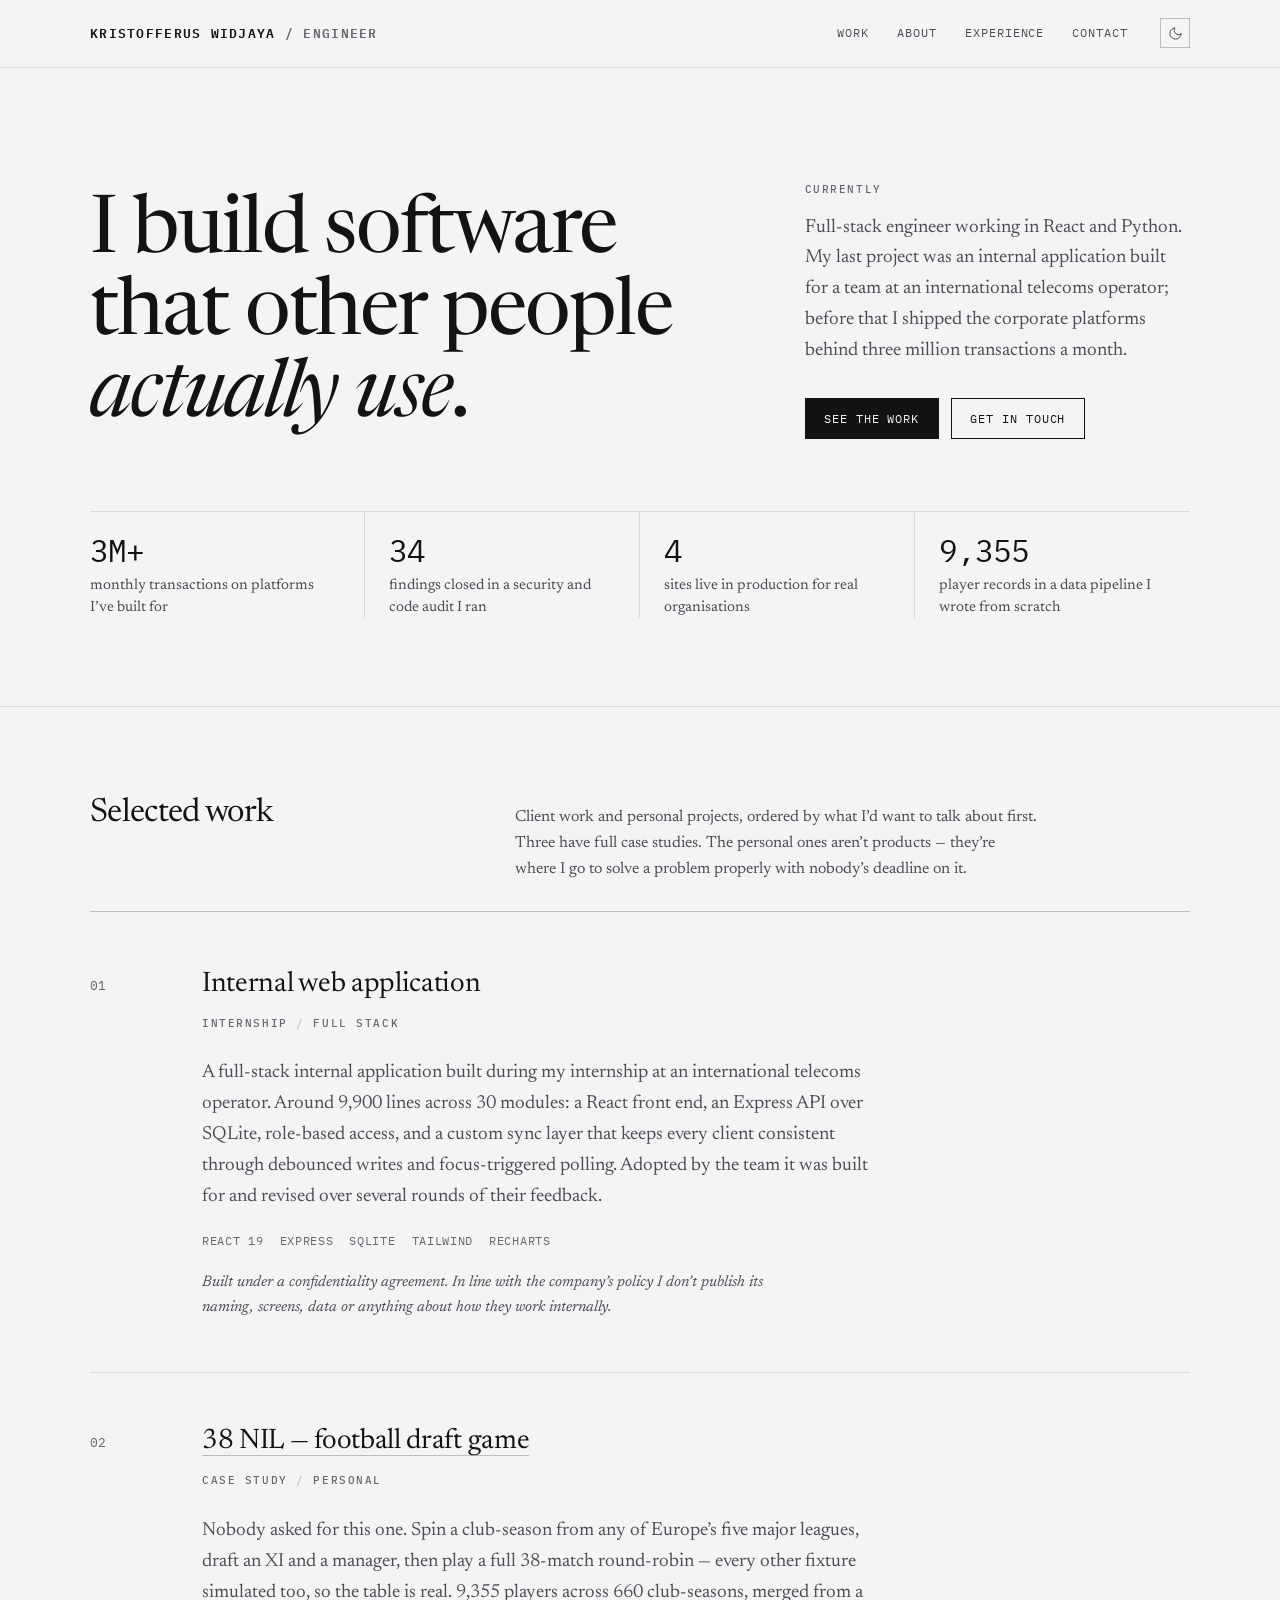
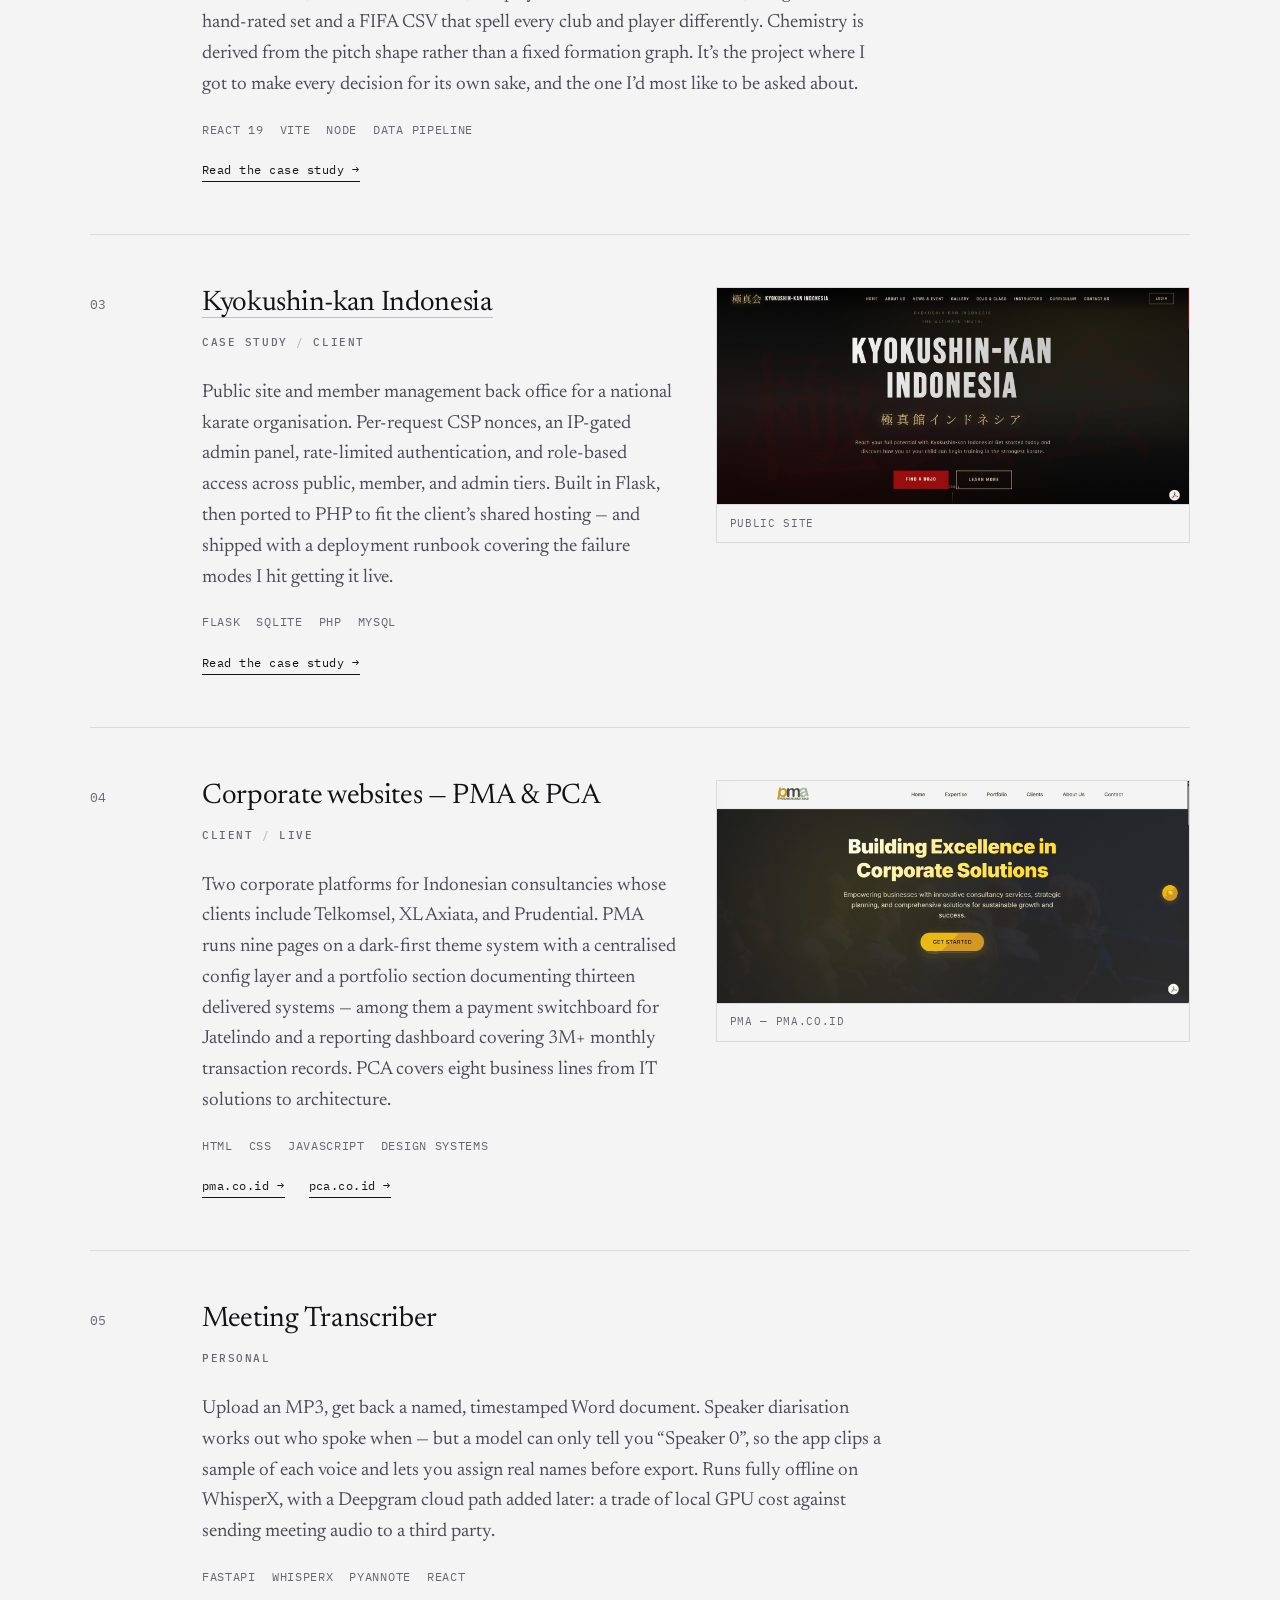
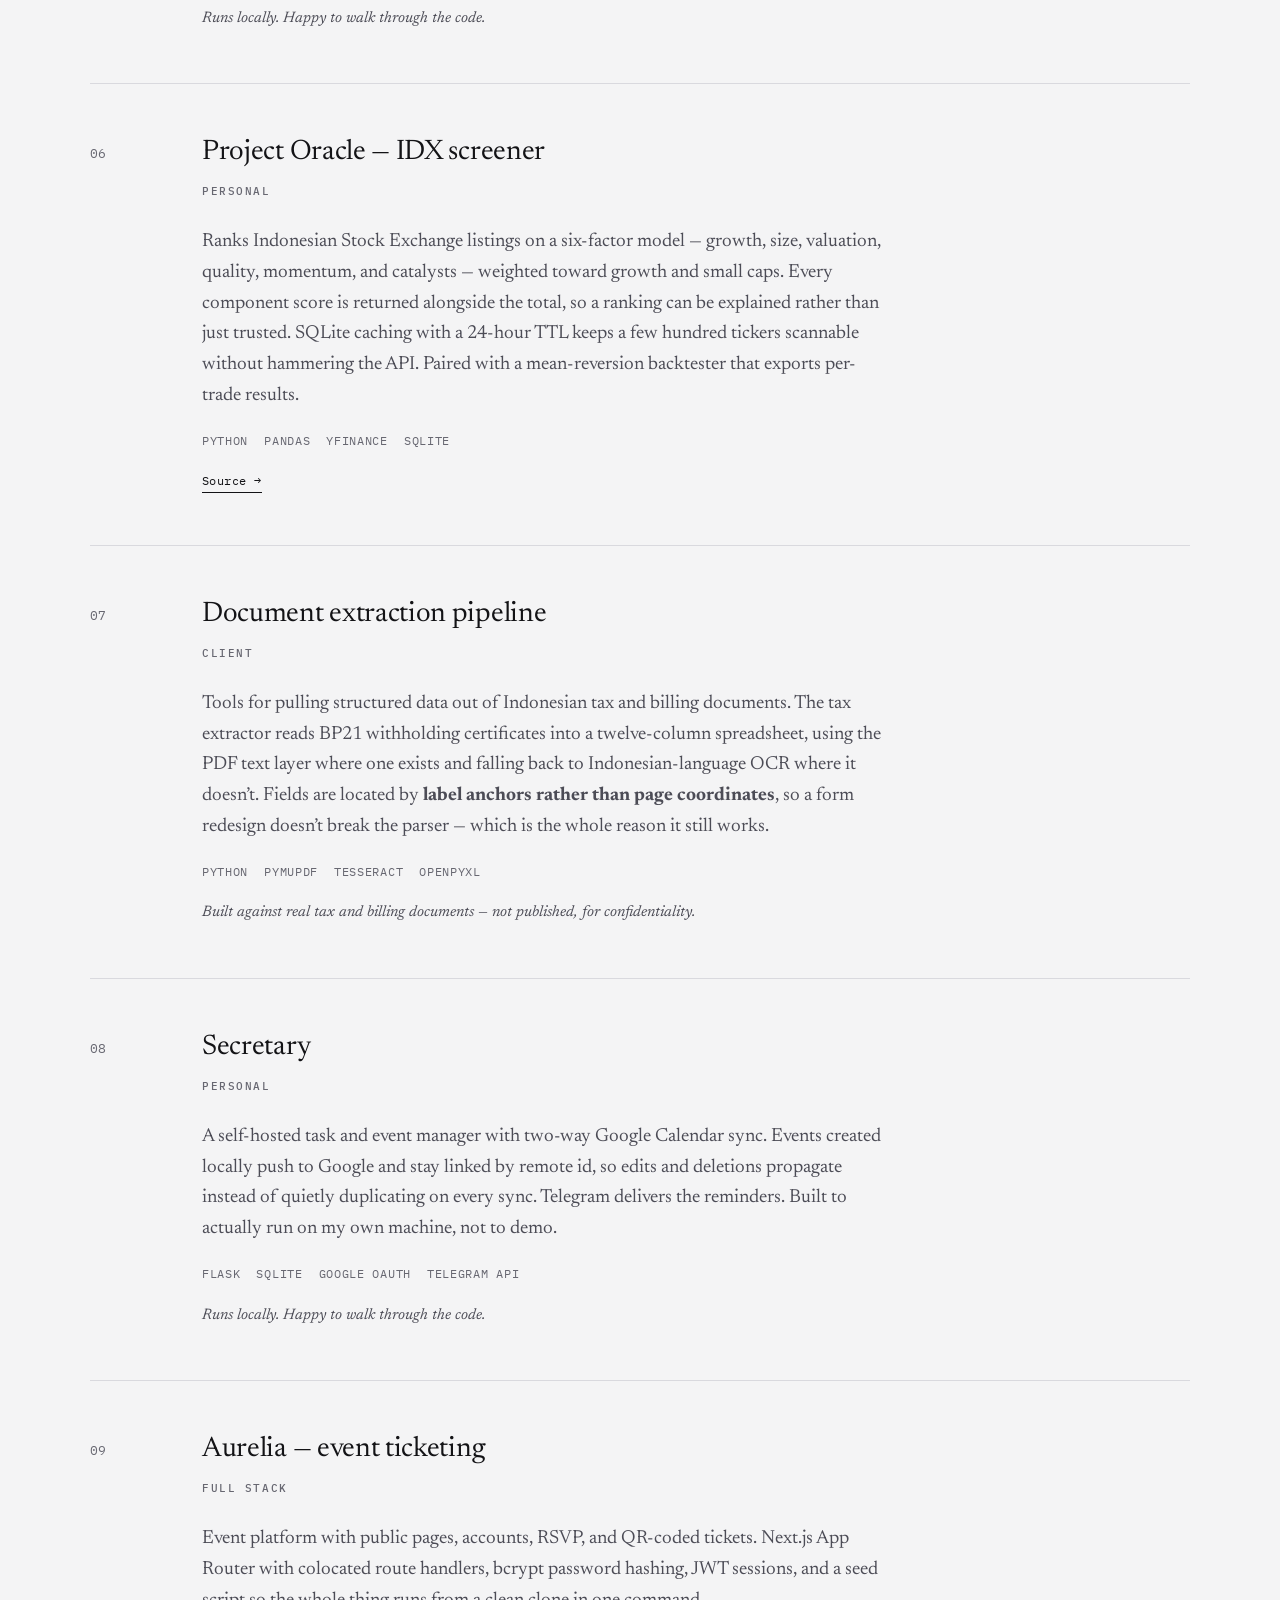
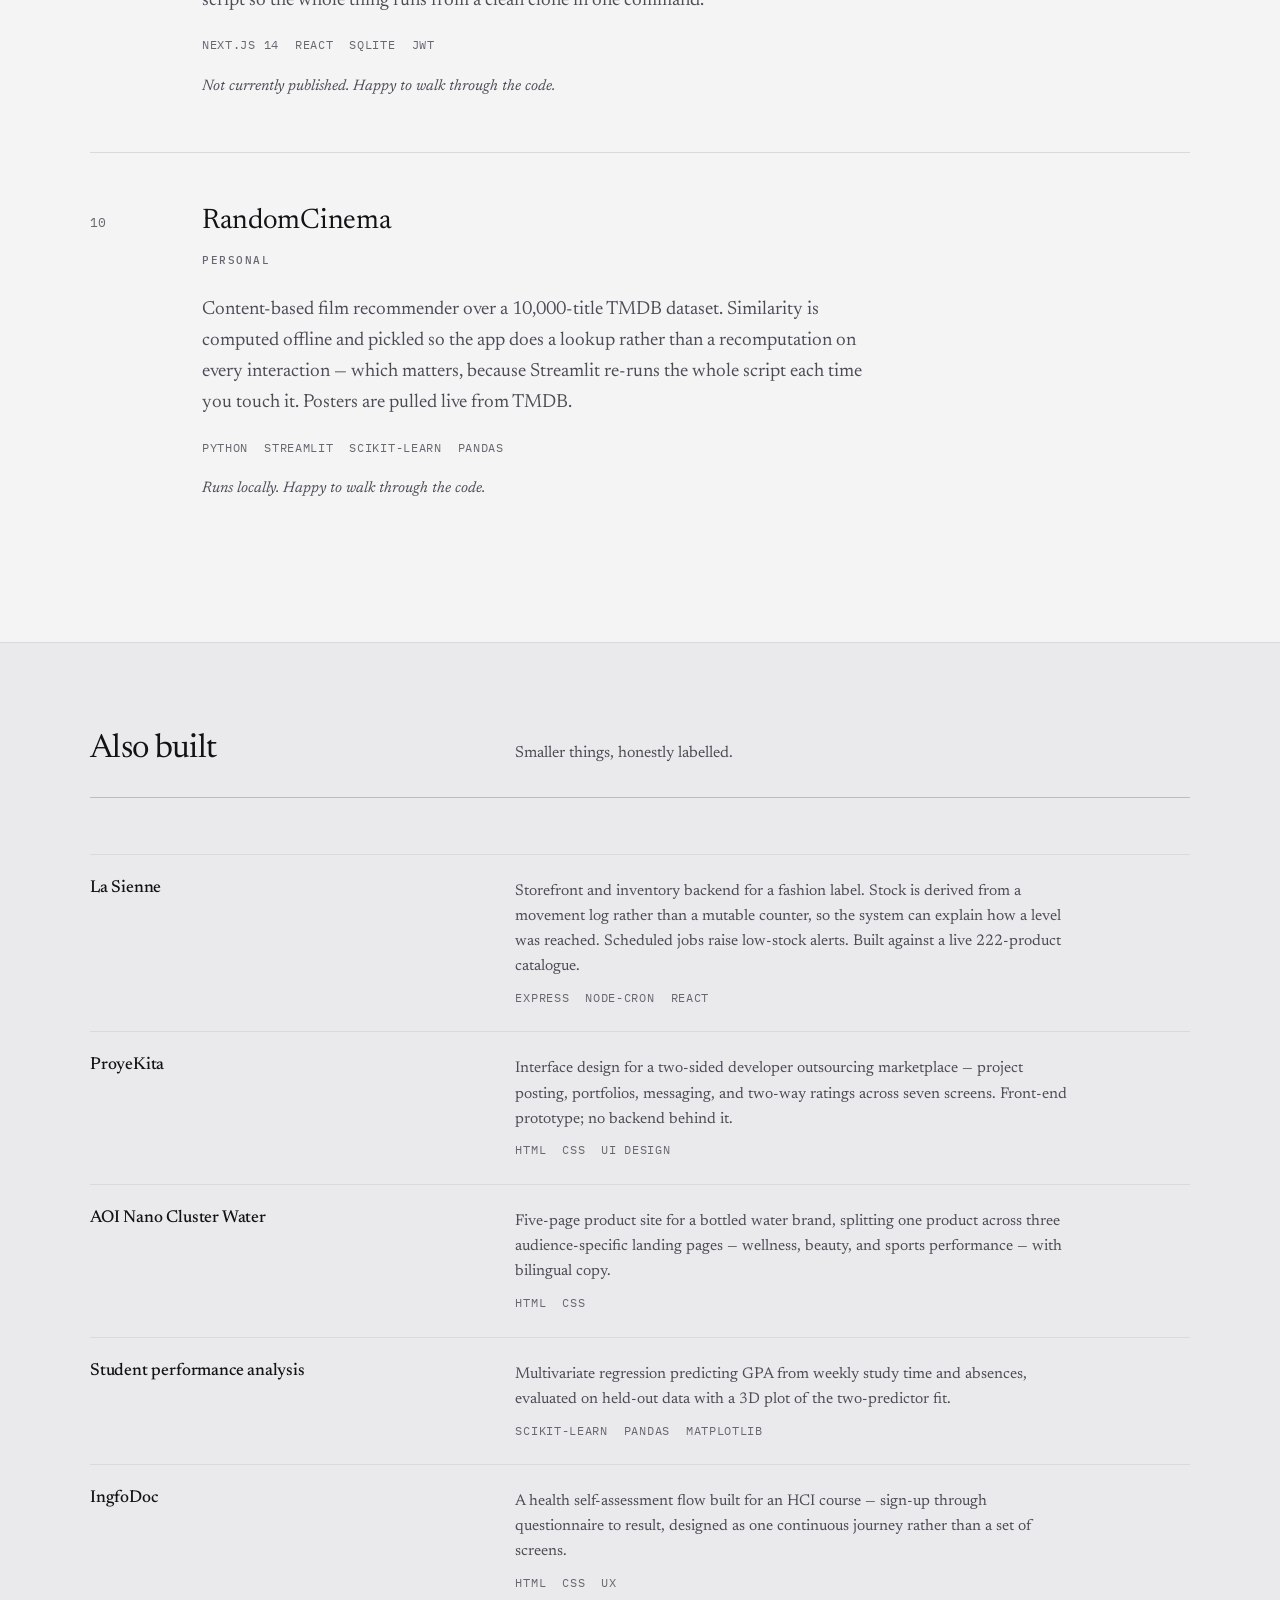
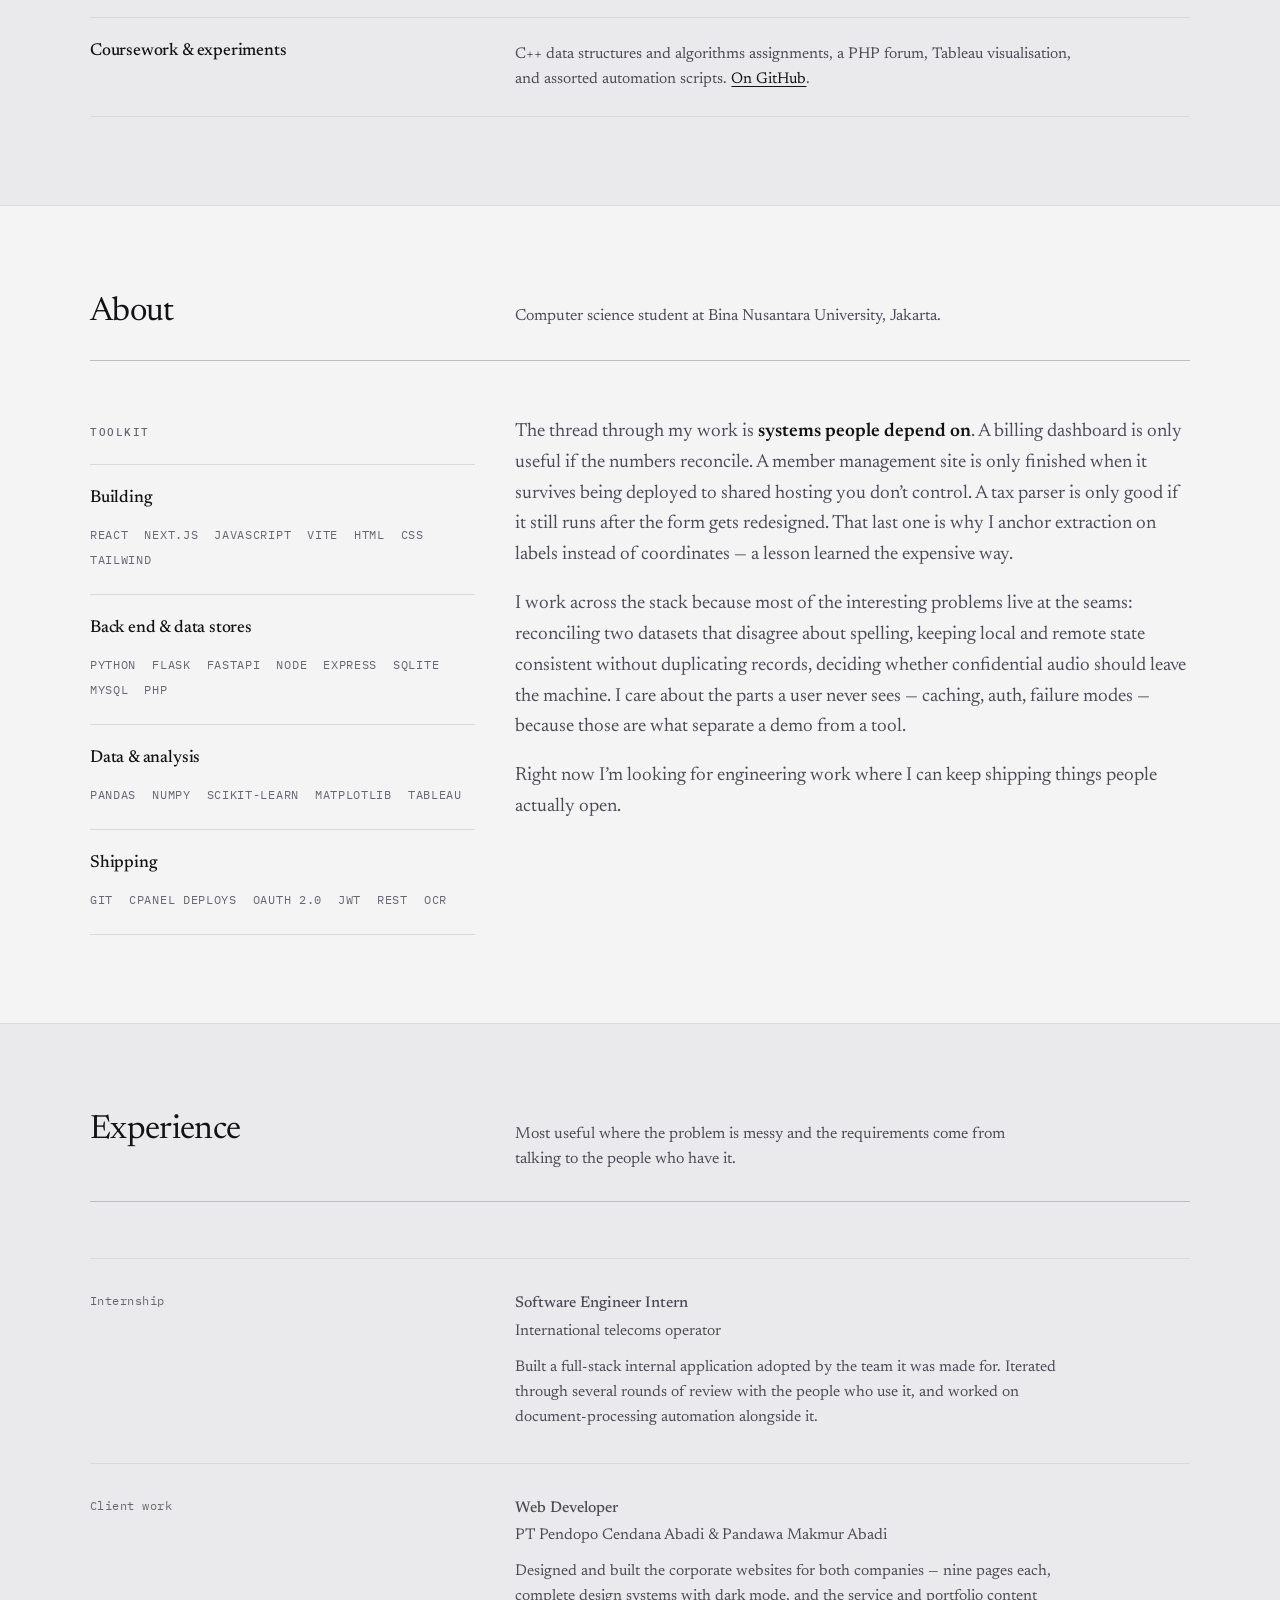
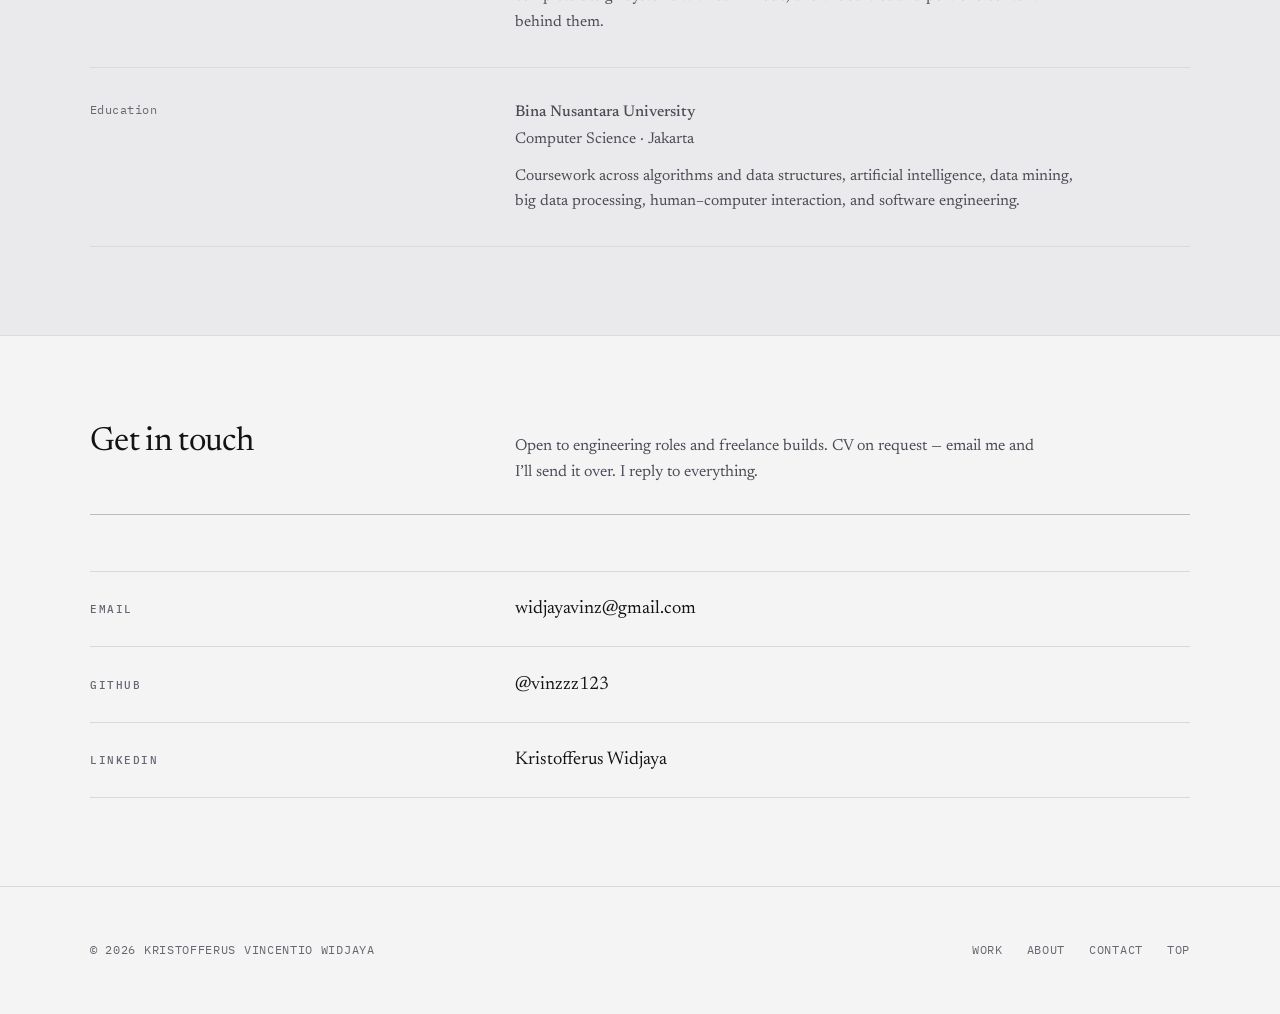
<file: index.html>
<!DOCTYPE html>
<html lang="en">
<head>
<meta charset="UTF-8">
<meta name="viewport" content="width=device-width, initial-scale=1.0">

<title>Kristofferus Vincentio Widjaya — Software Engineer</title>
<meta name="description" content="Software engineer. Built a full-stack internal application at a telecoms operator, the corporate platforms behind 3M+ monthly transactions, and a football simulation with its own data pipeline.">
<link rel="canonical" href="https://vinzzz123.github.io/">
<meta name="author" content="Kristofferus Vincentio Widjaya">

<meta property="og:type" content="website">
<meta property="og:url" content="https://vinzzz123.github.io/">
<meta property="og:title" content="Kristofferus Vincentio Widjaya — Software Engineer">
<meta property="og:description" content="A full-stack internal application at a telecoms operator, corporate platforms behind 3M+ monthly transactions, and a football simulation with its own data pipeline.">
<meta property="og:image" content="https://vinzzz123.github.io/assets/img/og-image.png">
<meta property="og:image:alt" content="Kristofferus Vincentio Widjaya — portfolio">

<meta name="twitter:card" content="summary_large_image">
<meta name="twitter:title" content="Kristofferus Vincentio Widjaya — Software Engineer">
<meta name="twitter:description" content="Internal tools, corporate platforms, and a football simulation with its own data pipeline.">
<meta name="twitter:image" content="https://vinzzz123.github.io/assets/img/og-image.png">

<link rel="icon" href="assets/img/favicon.svg" type="image/svg+xml">
<meta name="theme-color" content="#f4f4f5">

<link rel="preconnect" href="https://fonts.googleapis.com">
<link rel="preconnect" href="https://fonts.gstatic.com" crossorigin>
<link href="https://fonts.googleapis.com/css2?family=IBM+Plex+Mono:wght@400;500;600&family=Newsreader:ital,opsz,wght@0,6..72,300..700;1,6..72,300..700&display=swap" rel="stylesheet">
<link rel="stylesheet" href="assets/css/style.css">

<script>
    document.documentElement.classList.add('js');
    try {
        var t = localStorage.getItem('kvw-theme');
        if (t === 'dark' || t === 'light') document.documentElement.setAttribute('data-theme', t);
    } catch (e) {}
</script>
</head>
<body>

<a class="skip-link" href="#main">Skip to content</a>

<header>
    <div class="header-inner">
        <a class="wordmark" href="#top">Kristofferus&nbsp;Widjaya <span>/ Engineer</span></a>
        <div class="nav">
            <nav aria-label="Main">
                <ul class="nav-menu" id="navMenu">
                    <li><a href="#work">Work</a></li>
                    <li><a href="#about">About</a></li>
                    <li><a href="#cv">Experience</a></li>
                    <li><a href="#contact">Contact</a></li>
                </ul>
            </nav>
            <button class="icon-btn" id="themeToggle" type="button" aria-pressed="false" aria-label="Switch to dark theme">
                <svg class="icon-moon" viewBox="0 0 24 24" aria-hidden="true"><path d="M21 12.79A9 9 0 1111.21 3 7 7 0 0021 12.79z"/></svg>
                <svg class="icon-sun" viewBox="0 0 24 24" aria-hidden="true"><circle cx="12" cy="12" r="4"/><path d="M12 2v2M12 20v2M4.93 4.93l1.41 1.41M17.66 17.66l1.41 1.41M2 12h2M20 12h2M6.34 17.66l-1.41 1.41M19.07 4.93l-1.41 1.41"/></svg>
            </button>
            <button class="icon-btn burger" id="burger" type="button" aria-expanded="false" aria-controls="navMenu" aria-label="Toggle navigation">
                <span></span><span></span><span></span>
            </button>
        </div>
    </div>
</header>

<main id="main">

<!-- ============ hero ============ -->
<section class="hero" id="top">
    <div class="wrap">
        <div class="hero-lede">
            <h1>I build software that other people <em>actually use</em>.</h1>
            <div class="hero-side">
                <span class="label">Currently</span>
                <p>
                    Full-stack engineer working in React and Python. My last project was an internal
                    application built for a team at an international telecoms operator; before that I
                    shipped the corporate platforms behind three million transactions a month.
                </p>
                <div class="hero-actions">
                    <a class="btn btn--solid" href="#work">See the work</a>
                    <a class="btn" href="#contact">Get in touch</a>
                </div>
            </div>
        </div>

        <dl class="facts">
            <div>
                <dt>3M+</dt>
                <dd>monthly transactions on platforms I&rsquo;ve built for</dd>
            </div>
            <div>
                <dt>34</dt>
                <dd>findings closed in a security and code audit I ran</dd>
            </div>
            <div>
                <dt>4</dt>
                <dd>sites live in production for real organisations</dd>
            </div>
            <div>
                <dt>9,355</dt>
                <dd>player records in a data pipeline I wrote from scratch</dd>
            </div>
        </dl>
    </div>
</section>

<!-- ============ work ============ -->
<section class="band" id="work">
    <div class="wrap">
        <div class="band-head reveal">
            <h2>Selected work</h2>
            <p>
                Client work and personal projects, ordered by what I&rsquo;d want to talk about first.
                Three have full case studies. The personal ones aren&rsquo;t products &mdash; they&rsquo;re
                where I go to solve a problem properly with nobody&rsquo;s deadline on it.
            </p>
        </div>

        <div class="entries">

            <!-- 01 -->
            <article class="entry reveal">
                <div class="entry-no">01</div>
                <div class="entry-body">
                    <div>
                        <h3>Internal web application</h3>
                        <p class="entry-kicker"><span class="label">Internship</span><span class="label">Full stack</span></p>
                    </div>
                    <p>
                        A full-stack internal application built during my internship at an international
                        telecoms operator. Around 9,900 lines across 30 modules: a React front end, an
                        Express API over SQLite, role-based access, and a custom sync layer that keeps
                        every client consistent through debounced writes and focus-triggered polling.
                        Adopted by the team it was built for and revised over several rounds of their
                        feedback.
                    </p>
                    <ul class="stack">
                        <li>React 19</li><li>Express</li><li>SQLite</li><li>Tailwind</li><li>Recharts</li>
                    </ul>
                    <p class="entry-note">Built under a confidentiality agreement. In line with the company&rsquo;s policy I don&rsquo;t publish its naming, screens, data or anything about how they work internally.</p>
                </div>
            </article>

            <!-- 02 -->
            <article class="entry reveal">
                <div class="entry-no">02</div>
                <div class="entry-body">
                    <div>
                        <h3><a href="projects/38-nil.html">38 NIL &mdash; football draft game</a></h3>
                        <p class="entry-kicker"><span class="label">Case study</span><span class="label">Personal</span></p>
                    </div>
                    <p>
                        Nobody asked for this one. Spin a club-season from any of Europe&rsquo;s five major
                        leagues, draft an XI and a manager, then play a full 38-match round-robin &mdash;
                        every other fixture simulated too, so the table is real. 9,355 players across 660
                        club-seasons, merged from a hand-rated set and a FIFA CSV that spell every club and
                        player differently. Chemistry is derived from the pitch shape rather than a fixed
                        formation graph. It&rsquo;s the project where I got to make every decision for its
                        own sake, and the one I&rsquo;d most like to be asked about.
                    </p>
                    <ul class="stack"><li>React 19</li><li>Vite</li><li>Node</li><li>Data pipeline</li></ul>
                    <p class="entry-links"><a class="go" href="projects/38-nil.html">Read the case study</a></p>
                </div>
            </article>

            <!-- 03 -->
            <article class="entry entry--figure reveal">
                <div class="entry-no">03</div>
                <div class="entry-body">
                    <div class="entry-text">
                        <div>
                            <h3><a href="projects/kyokushin.html">Kyokushin-kan Indonesia</a></h3>
                            <p class="entry-kicker"><span class="label">Case study</span><span class="label">Client</span></p>
                        </div>
                        <p>
                            Public site and member management back office for a national karate
                            organisation. Per-request CSP nonces, an IP-gated admin panel, rate-limited
                            authentication, and role-based access across public, member, and admin tiers.
                            Built in Flask, then ported to PHP to fit the client&rsquo;s shared hosting
                            &mdash; and shipped with a deployment runbook covering the failure modes I hit
                            getting it live.
                        </p>
                        <ul class="stack"><li>Flask</li><li>SQLite</li><li>PHP</li><li>MySQL</li></ul>
                        <p class="entry-links"><a class="go" href="projects/kyokushin.html">Read the case study</a></p>
                    </div>
                    <figure class="shot">
                        <img src="assets/img/kyokushin.png" alt="The Kyokushin-kan Indonesia public site" loading="lazy" decoding="async" width="1600" height="733">
                        <figcaption>Public site</figcaption>
                    </figure>
                </div>
            </article>

            <!-- 04 -->
            <article class="entry entry--figure reveal">
                <div class="entry-no">04</div>
                <div class="entry-body">
                    <div class="entry-text">
                        <div>
                            <h3>Corporate websites &mdash; PMA &amp; PCA</h3>
                            <p class="entry-kicker"><span class="label">Client</span><span class="label">Live</span></p>
                        </div>
                        <p>
                            Two corporate platforms for Indonesian consultancies whose clients include
                            Telkomsel, XL Axiata, and Prudential. PMA runs nine pages on a dark-first theme
                            system with a centralised config layer and a portfolio section documenting
                            thirteen delivered systems &mdash; among them a payment switchboard for
                            Jatelindo and a reporting dashboard covering 3M+ monthly transaction records.
                            PCA covers eight business lines from IT solutions to architecture.
                        </p>
                        <ul class="stack"><li>HTML</li><li>CSS</li><li>JavaScript</li><li>Design systems</li></ul>
                        <p class="entry-links">
                            <a class="go" href="https://pma.co.id/" target="_blank" rel="noopener noreferrer">pma.co.id</a>
                            <a class="go" href="https://pca.co.id/" target="_blank" rel="noopener noreferrer">pca.co.id</a>
                        </p>
                    </div>
                    <figure class="shot">
                        <img src="assets/img/pma.png" alt="The PMA corporate website home page" loading="lazy" decoding="async" width="1600" height="753">
                        <figcaption>PMA &mdash; pma.co.id</figcaption>
                    </figure>
                </div>
            </article>

            <!-- 05 -->
            <article class="entry reveal">
                <div class="entry-no">05</div>
                <div class="entry-body">
                    <div>
                        <h3>Meeting Transcriber</h3>
                        <p class="entry-kicker"><span class="label">Personal</span></p>
                    </div>
                    <p>
                        Upload an MP3, get back a named, timestamped Word document. Speaker diarisation
                        works out who spoke when &mdash; but a model can only tell you &ldquo;Speaker
                        0&rdquo;, so the app clips a sample of each voice and lets you assign real names
                        before export. Runs fully offline on WhisperX, with a Deepgram cloud path added
                        later: a trade of local GPU cost against sending meeting audio to a third party.
                    </p>
                    <ul class="stack"><li>FastAPI</li><li>WhisperX</li><li>pyannote</li><li>React</li></ul>
                    <p class="entry-note">Runs locally. Happy to walk through the code.</p>
                </div>
            </article>

            <!-- 06 -->
            <article class="entry reveal">
                <div class="entry-no">06</div>
                <div class="entry-body">
                    <div>
                        <h3>Project Oracle &mdash; IDX screener</h3>
                        <p class="entry-kicker"><span class="label">Personal</span></p>
                    </div>
                    <p>
                        Ranks Indonesian Stock Exchange listings on a six-factor model &mdash; growth,
                        size, valuation, quality, momentum, and catalysts &mdash; weighted toward growth
                        and small caps. Every component score is returned alongside the total, so a ranking
                        can be explained rather than just trusted. SQLite caching with a 24-hour TTL keeps
                        a few hundred tickers scannable without hammering the API. Paired with a
                        mean-reversion backtester that exports per-trade results.
                    </p>
                    <ul class="stack"><li>Python</li><li>pandas</li><li>yfinance</li><li>SQLite</li></ul>
                    <p class="entry-links"><a class="go" href="https://github.com/vinzzz123/Oracle" target="_blank" rel="noopener noreferrer">Source</a></p>
                </div>
            </article>

            <!-- 07 -->
            <article class="entry reveal">
                <div class="entry-no">07</div>
                <div class="entry-body">
                    <div>
                        <h3>Document extraction pipeline</h3>
                        <p class="entry-kicker"><span class="label">Client</span></p>
                    </div>
                    <p>
                        Tools for pulling structured data out of Indonesian tax and billing documents. The
                        tax extractor reads BP21 withholding certificates into a twelve-column spreadsheet,
                        using the PDF text layer where one exists and falling back to Indonesian-language
                        OCR where it doesn&rsquo;t. Fields are located by <strong>label anchors rather than
                        page coordinates</strong>, so a form redesign doesn&rsquo;t break the parser
                        &mdash; which is the whole reason it still works.
                    </p>
                    <ul class="stack"><li>Python</li><li>PyMuPDF</li><li>Tesseract</li><li>openpyxl</li></ul>
                    <p class="entry-note">Built against real tax and billing documents &mdash; not published, for confidentiality.</p>
                </div>
            </article>

            <!-- 08 -->
            <article class="entry reveal">
                <div class="entry-no">08</div>
                <div class="entry-body">
                    <div>
                        <h3>Secretary</h3>
                        <p class="entry-kicker"><span class="label">Personal</span></p>
                    </div>
                    <p>
                        A self-hosted task and event manager with two-way Google Calendar sync. Events
                        created locally push to Google and stay linked by remote id, so edits and deletions
                        propagate instead of quietly duplicating on every sync. Telegram delivers the
                        reminders. Built to actually run on my own machine, not to demo.
                    </p>
                    <ul class="stack"><li>Flask</li><li>SQLite</li><li>Google OAuth</li><li>Telegram API</li></ul>
                    <p class="entry-note">Runs locally. Happy to walk through the code.</p>
                </div>
            </article>

            <!-- 09 -->
            <article class="entry reveal">
                <div class="entry-no">09</div>
                <div class="entry-body">
                    <div>
                        <h3>Aurelia &mdash; event ticketing</h3>
                        <p class="entry-kicker"><span class="label">Full stack</span></p>
                    </div>
                    <p>
                        Event platform with public pages, accounts, RSVP, and QR-coded tickets. Next.js App
                        Router with colocated route handlers, bcrypt password hashing, JWT sessions, and a
                        seed script so the whole thing runs from a clean clone in one command.
                    </p>
                    <ul class="stack"><li>Next.js 14</li><li>React</li><li>SQLite</li><li>JWT</li></ul>
                    <p class="entry-note">Not currently published. Happy to walk through the code.</p>
                </div>
            </article>

            <!-- 10 -->
            <article class="entry reveal">
                <div class="entry-no">10</div>
                <div class="entry-body">
                    <div>
                        <h3>RandomCinema</h3>
                        <p class="entry-kicker"><span class="label">Personal</span></p>
                    </div>
                    <p>
                        Content-based film recommender over a 10,000-title TMDB dataset. Similarity is
                        computed offline and pickled so the app does a lookup rather than a recomputation
                        on every interaction &mdash; which matters, because Streamlit re-runs the whole
                        script each time you touch it. Posters are pulled live from TMDB.
                    </p>
                    <ul class="stack"><li>Python</li><li>Streamlit</li><li>scikit-learn</li><li>pandas</li></ul>
                    <p class="entry-note">Runs locally. Happy to walk through the code.</p>
                </div>
            </article>

        </div>
    </div>
</section>

<!-- ============ also built ============ -->
<section class="band band--tint">
    <div class="wrap">
        <div class="band-head reveal">
            <h2>Also built</h2>
            <p>Smaller things, honestly labelled.</p>
        </div>

        <div class="rows reveal">
            <div class="row">
                <h3>La Sienne</h3>
                <div>
                    <p>
                        Storefront and inventory backend for a fashion label. Stock is derived from a
                        movement log rather than a mutable counter, so the system can explain how a level
                        was reached. Scheduled jobs raise low-stock alerts. Built against a live
                        222-product catalogue.
                    </p>
                    <ul class="stack"><li>Express</li><li>node-cron</li><li>React</li></ul>
                </div>
            </div>
            <div class="row">
                <h3>ProyeKita</h3>
                <div>
                    <p>
                        Interface design for a two-sided developer outsourcing marketplace &mdash; project
                        posting, portfolios, messaging, and two-way ratings across seven screens.
                        Front-end prototype; no backend behind it.
                    </p>
                    <ul class="stack"><li>HTML</li><li>CSS</li><li>UI design</li></ul>
                </div>
            </div>
            <div class="row">
                <h3>AOI Nano Cluster Water</h3>
                <div>
                    <p>
                        Five-page product site for a bottled water brand, splitting one product across
                        three audience-specific landing pages &mdash; wellness, beauty, and sports
                        performance &mdash; with bilingual copy.
                    </p>
                    <ul class="stack"><li>HTML</li><li>CSS</li></ul>
                </div>
            </div>
            <div class="row">
                <h3>Student performance analysis</h3>
                <div>
                    <p>
                        Multivariate regression predicting GPA from weekly study time and absences,
                        evaluated on held-out data with a 3D plot of the two-predictor fit.
                    </p>
                    <ul class="stack"><li>scikit-learn</li><li>pandas</li><li>Matplotlib</li></ul>
                </div>
            </div>
            <div class="row">
                <h3>IngfoDoc</h3>
                <div>
                    <p>
                        A health self-assessment flow built for an HCI course &mdash; sign-up through
                        questionnaire to result, designed as one continuous journey rather than a set of
                        screens.
                    </p>
                    <ul class="stack"><li>HTML</li><li>CSS</li><li>UX</li></ul>
                </div>
            </div>
            <div class="row">
                <h3>Coursework &amp; experiments</h3>
                <div>
                    <p>
                        C++ data structures and algorithms assignments, a PHP forum, Tableau visualisation,
                        and assorted automation scripts.
                        <a href="https://github.com/vinzzz123" target="_blank" rel="noopener noreferrer">On GitHub</a>.
                    </p>
                </div>
            </div>
        </div>
    </div>
</section>

<!-- ============ about ============ -->
<section class="band" id="about">
    <div class="wrap">
        <div class="band-head reveal">
            <h2>About</h2>
            <p>Computer science student at Bina Nusantara University, Jakarta.</p>
        </div>

        <div class="two-col reveal">
            <div>
                <span class="label">Toolkit</span>
                <div class="rows" style="margin-top:1rem;">
                    <div class="row" style="grid-template-columns:1fr; gap:.5rem;">
                        <h3>Building</h3>
                        <ul class="stack"><li>React</li><li>Next.js</li><li>JavaScript</li><li>Vite</li><li>HTML</li><li>CSS</li><li>Tailwind</li></ul>
                    </div>
                    <div class="row" style="grid-template-columns:1fr; gap:.5rem;">
                        <h3>Back end &amp; data stores</h3>
                        <ul class="stack"><li>Python</li><li>Flask</li><li>FastAPI</li><li>Node</li><li>Express</li><li>SQLite</li><li>MySQL</li><li>PHP</li></ul>
                    </div>
                    <div class="row" style="grid-template-columns:1fr; gap:.5rem;">
                        <h3>Data &amp; analysis</h3>
                        <ul class="stack"><li>pandas</li><li>NumPy</li><li>scikit-learn</li><li>Matplotlib</li><li>Tableau</li></ul>
                    </div>
                    <div class="row" style="grid-template-columns:1fr; gap:.5rem;">
                        <h3>Shipping</h3>
                        <ul class="stack"><li>Git</li><li>cPanel deploys</li><li>OAuth 2.0</li><li>JWT</li><li>REST</li><li>OCR</li></ul>
                    </div>
                </div>
            </div>

            <div class="prose">
                <p>
                    The thread through my work is <strong>systems people depend on</strong>. A billing
                    dashboard is only useful if the numbers reconcile. A member management site is only
                    finished when it survives being deployed to shared hosting you don&rsquo;t control. A
                    tax parser is only good if it still runs after the form gets redesigned. That last one
                    is why I anchor extraction on labels instead of coordinates &mdash; a lesson learned
                    the expensive way.
                </p>
                <p>
                    I work across the stack because most of the interesting problems live at the seams:
                    reconciling two datasets that disagree about spelling, keeping local and remote state
                    consistent without duplicating records, deciding whether confidential audio should
                    leave the machine. I care about the parts a user never sees &mdash; caching, auth,
                    failure modes &mdash; because those are what separate a demo from a tool.
                </p>
                <p>
                    Right now I&rsquo;m looking for engineering work where I can keep shipping things
                    people actually open.
                </p>
            </div>
        </div>
    </div>
</section>

<!-- ============ experience ============ -->
<section class="band band--tint" id="cv">
    <div class="wrap">
        <div class="band-head reveal">
            <h2>Experience</h2>
            <p>
                Most useful where the problem is messy and the requirements come from talking to the
                people who have it.
            </p>
        </div>

        <div class="cv reveal">
            <div class="cv-item">
                <div class="cv-when">Internship</div>
                <div>
                    <p class="cv-role">Software Engineer Intern</p>
                    <p class="cv-org">International telecoms operator</p>
                    <p>
                        Built a full-stack internal application adopted by the team it was made for.
                        Iterated through several rounds of review with the people who use it, and worked
                        on document-processing automation alongside it.
                    </p>
                </div>
            </div>
            <div class="cv-item">
                <div class="cv-when">Client work</div>
                <div>
                    <p class="cv-role">Web Developer</p>
                    <p class="cv-org">PT Pendopo Cendana Abadi &amp; Pandawa Makmur Abadi</p>
                    <p>
                        Designed and built the corporate websites for both companies &mdash; nine pages
                        each, complete design systems with dark mode, and the service and portfolio content
                        behind them.
                    </p>
                </div>
            </div>
            <div class="cv-item">
                <div class="cv-when">Education</div>
                <div>
                    <p class="cv-role">Bina Nusantara University</p>
                    <p class="cv-org">Computer Science &middot; Jakarta</p>
                    <p>
                        Coursework across algorithms and data structures, artificial intelligence, data
                        mining, big data processing, human&ndash;computer interaction, and software
                        engineering.
                    </p>
                </div>
            </div>
        </div>

    </div>
</section>

<!-- ============ contact ============ -->
<section class="band" id="contact">
    <div class="wrap">
        <div class="band-head reveal">
            <h2>Get in touch</h2>
            <p>Open to engineering roles and freelance builds. CV on request &mdash; email me and I&rsquo;ll send it over. I reply to everything.</p>
        </div>

        <div class="contact-list reveal">
            <a href="mailto:widjayavinz@gmail.com">
                <span class="label">Email</span>
                <span class="val">widjayavinz@gmail.com</span>
            </a>
            <a href="https://github.com/vinzzz123" target="_blank" rel="noopener noreferrer">
                <span class="label">GitHub</span>
                <span class="val">@vinzzz123</span>
            </a>
            <a href="https://www.linkedin.com/in/kristofferus-widjaya-05342628a/" target="_blank" rel="noopener noreferrer">
                <span class="label">LinkedIn</span>
                <span class="val">Kristofferus Widjaya</span>
            </a>
        </div>
    </div>
</section>

</main>

<footer>
    <div class="wrap footer-inner">
        <p>&copy; 2026 Kristofferus Vincentio Widjaya</p>
        <ul class="footer-links">
            <li><a href="#work">Work</a></li>
            <li><a href="#about">About</a></li>
            <li><a href="#contact">Contact</a></li>
            <li><a href="#top">Top</a></li>
        </ul>
    </div>
</footer>

<script src="assets/js/main.js" defer></script>
</body>
</html>
</file>
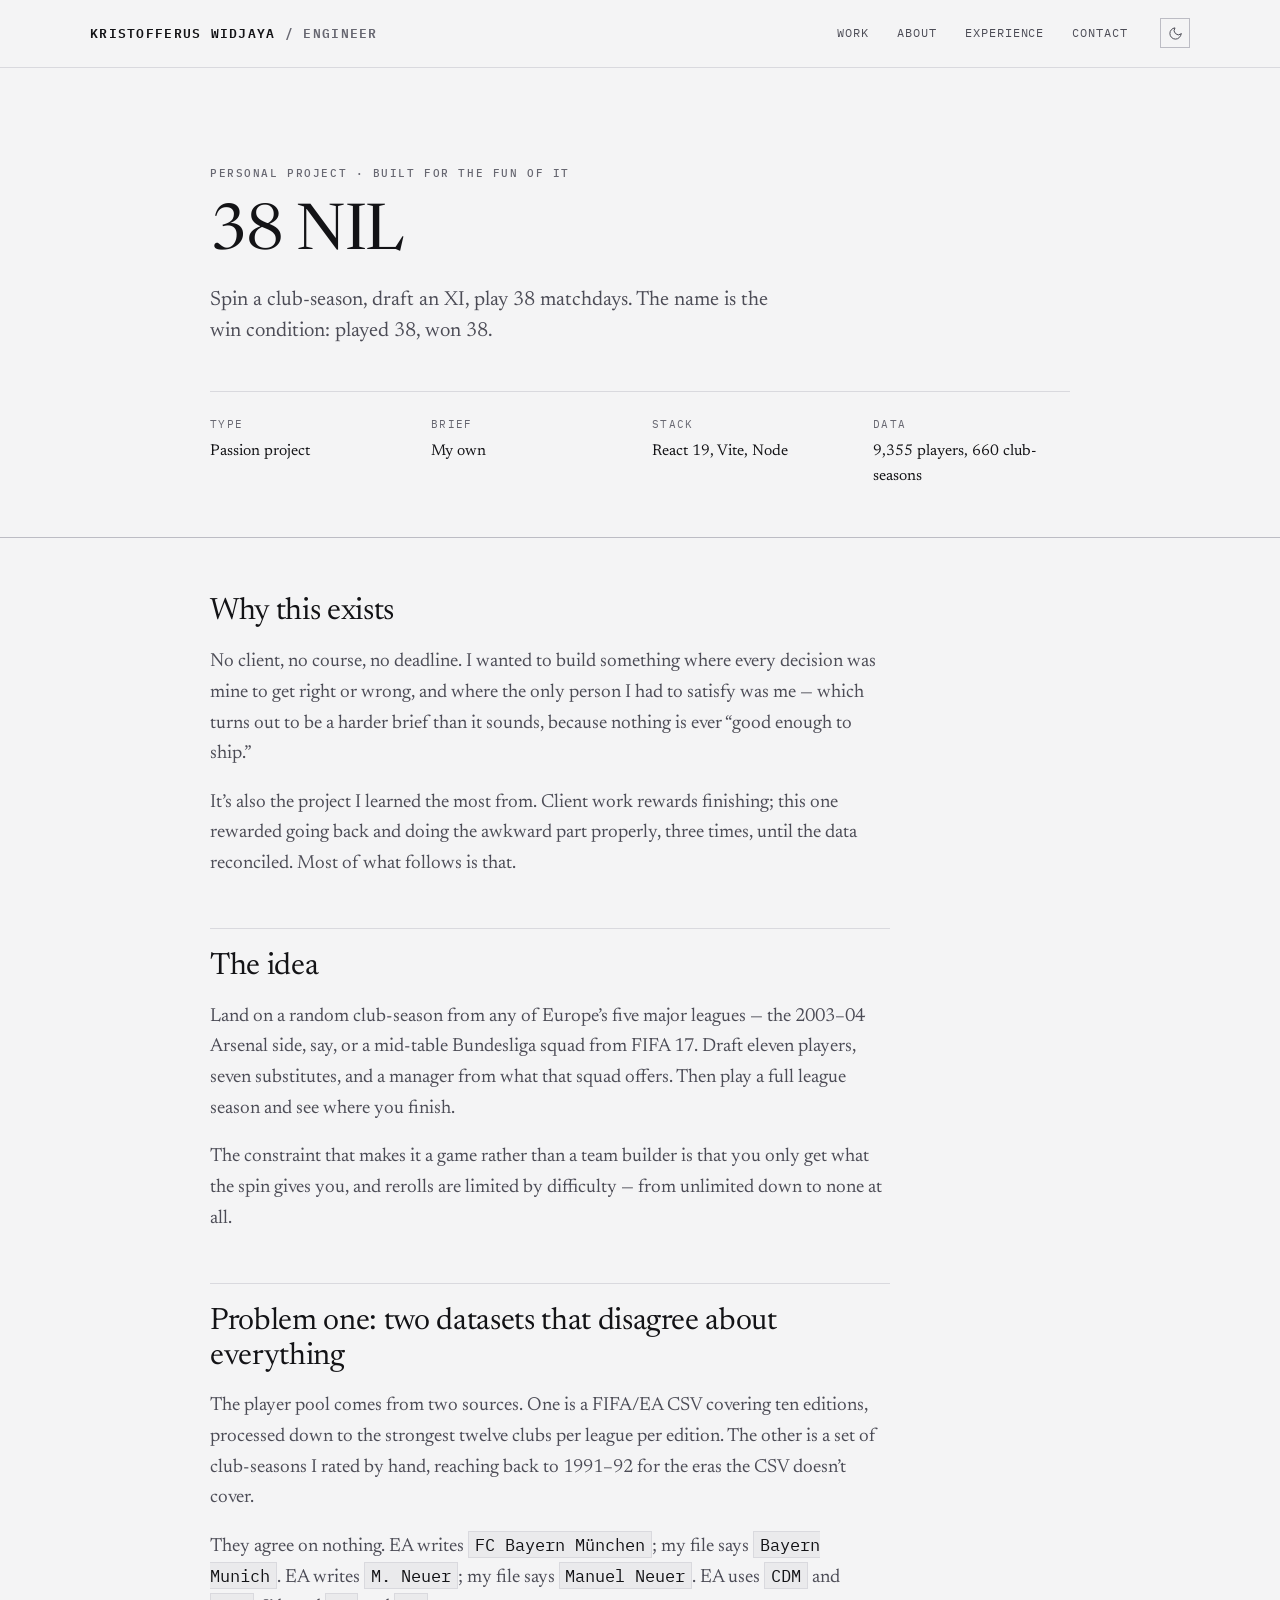
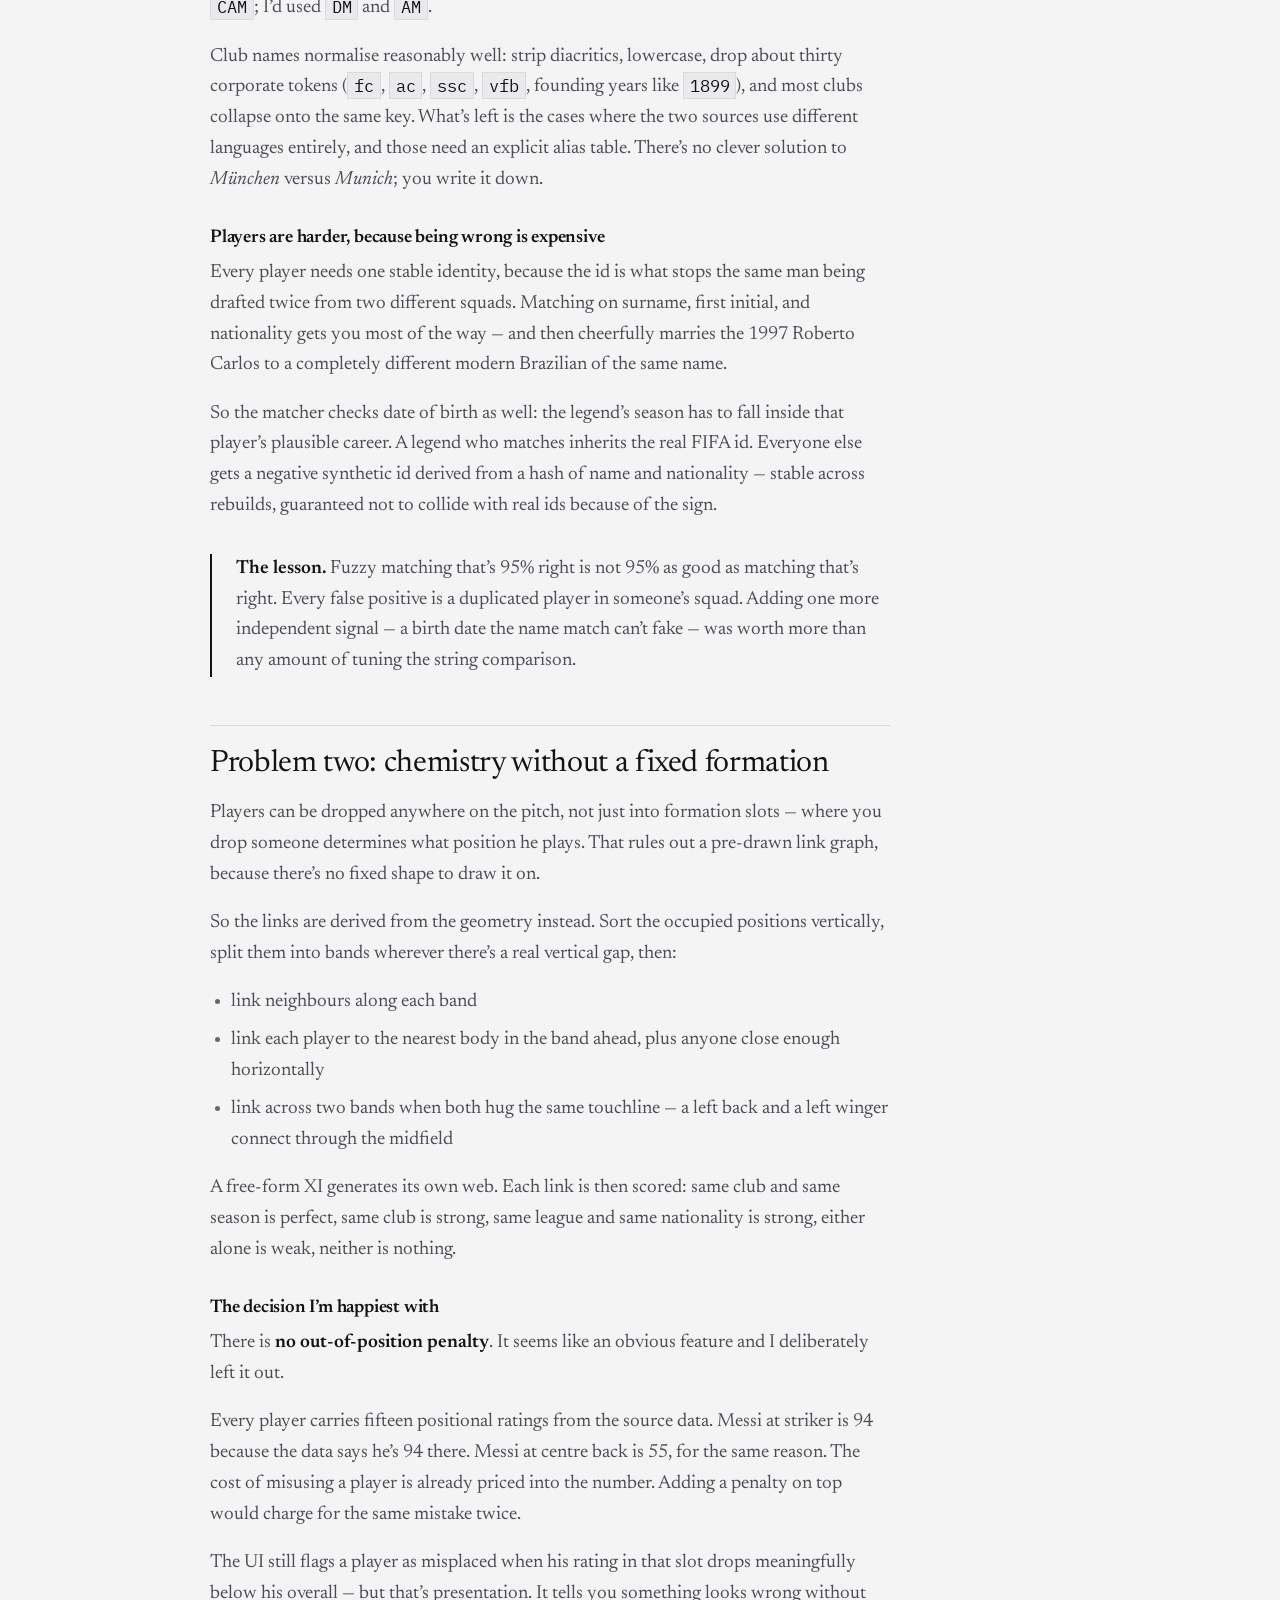
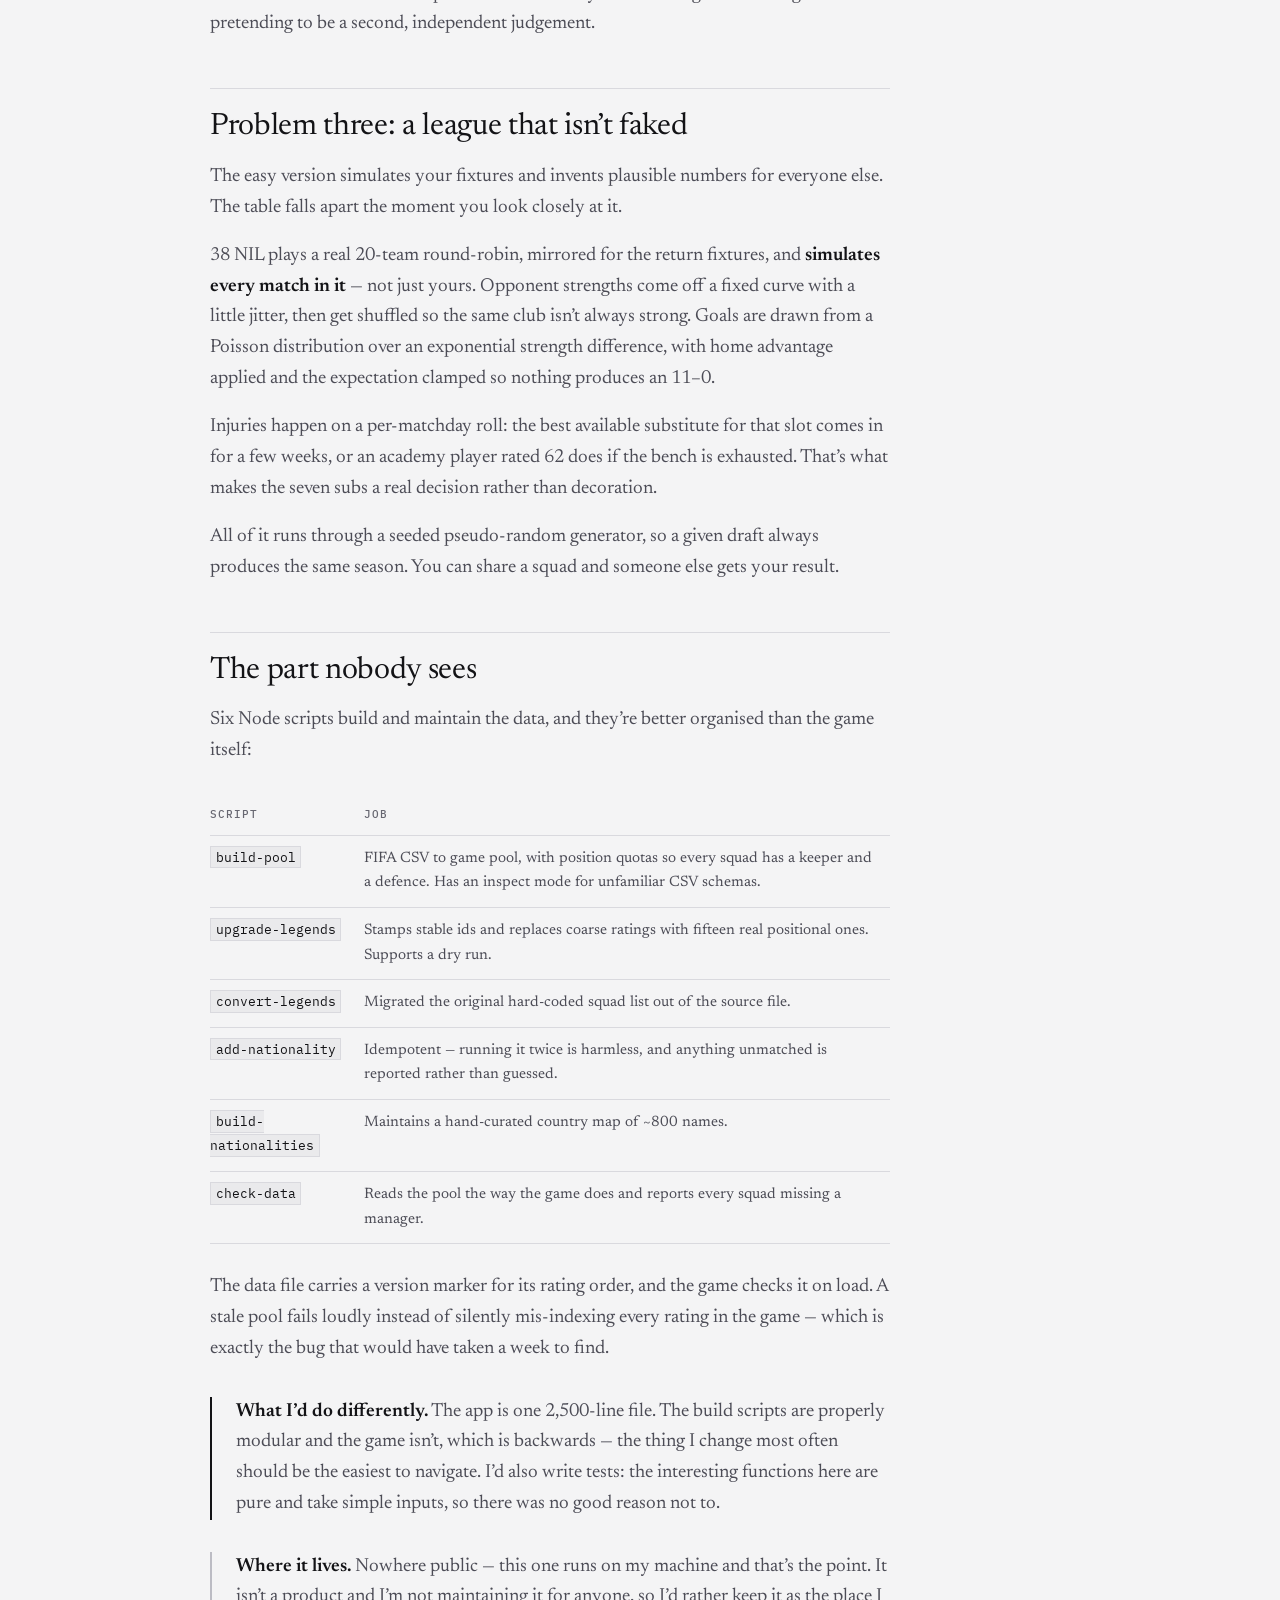
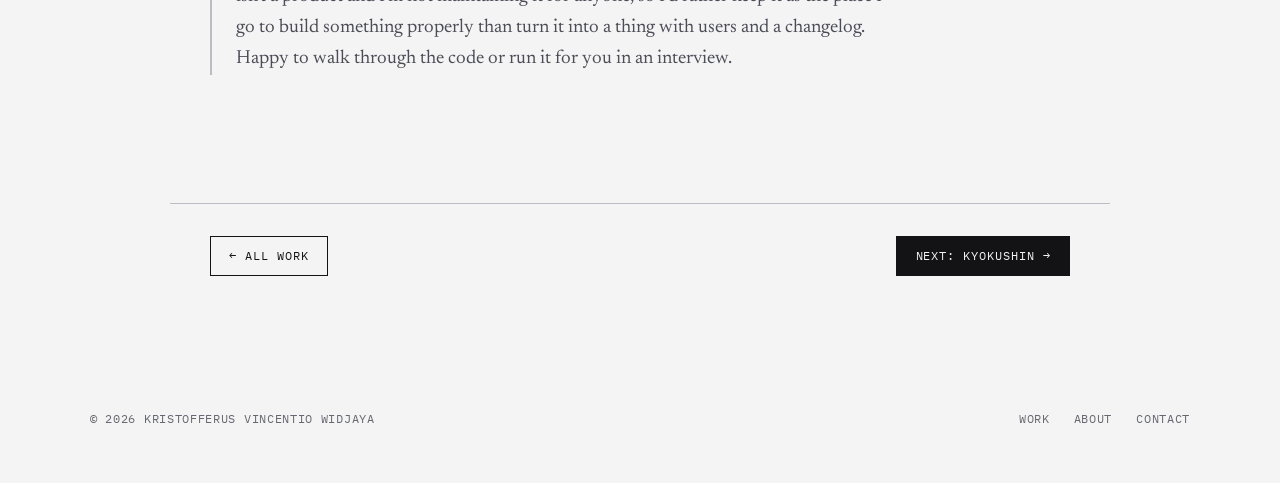
<file: projects/38-nil.html>
<!DOCTYPE html>
<html lang="en">
<head>
<meta charset="UTF-8">
<meta name="viewport" content="width=device-width, initial-scale=1.0">

<title>38 NIL — football draft game · Kristofferus Vincentio Widjaya</title>
<meta name="description" content="Building a five-league all-time football draft game: merging two datasets that disagree about spelling, deriving chemistry from pitch geometry, and simulating a full 38-match season.">
<link rel="canonical" href="https://vinzzz123.github.io/projects/38-nil.html">

<meta property="og:type" content="article">
<meta property="og:url" content="https://vinzzz123.github.io/projects/38-nil.html">
<meta property="og:title" content="38 NIL — football draft game">
<meta property="og:description" content="9,355 players, two mismatched datasets, and a season simulation where every fixture is played.">
<meta property="og:image" content="https://vinzzz123.github.io/assets/img/og-image.png">
<meta name="twitter:card" content="summary_large_image">

<link rel="icon" href="../assets/img/favicon.svg" type="image/svg+xml">
<meta name="theme-color" content="#f4f4f5">

<link rel="preconnect" href="https://fonts.googleapis.com">
<link rel="preconnect" href="https://fonts.gstatic.com" crossorigin>
<link href="https://fonts.googleapis.com/css2?family=IBM+Plex+Mono:wght@400;500;600&family=Newsreader:ital,opsz,wght@0,6..72,300..700;1,6..72,300..700&display=swap" rel="stylesheet">
<link rel="stylesheet" href="../assets/css/style.css">

<script>
    document.documentElement.classList.add('js');
    try {
        var t = localStorage.getItem('kvw-theme');
        if (t === 'dark' || t === 'light') document.documentElement.setAttribute('data-theme', t);
    } catch (e) {}
</script>
</head>
<body>

<a class="skip-link" href="#main">Skip to content</a>

<header>
    <div class="header-inner">
        <a class="wordmark" href="../index.html">Kristofferus&nbsp;Widjaya <span>/ Engineer</span></a>
        <div class="nav">
            <nav aria-label="Main">
                <ul class="nav-menu" id="navMenu">
                    <li><a href="../index.html#work">Work</a></li>
                    <li><a href="../index.html#about">About</a></li>
                    <li><a href="../index.html#cv">Experience</a></li>
                    <li><a href="../index.html#contact">Contact</a></li>
                </ul>
            </nav>
            <button class="icon-btn" id="themeToggle" type="button" aria-pressed="false" aria-label="Switch to dark theme">
                <svg class="icon-moon" viewBox="0 0 24 24" aria-hidden="true"><path d="M21 12.79A9 9 0 1111.21 3 7 7 0 0021 12.79z"/></svg>
                <svg class="icon-sun" viewBox="0 0 24 24" aria-hidden="true"><circle cx="12" cy="12" r="4"/><path d="M12 2v2M12 20v2M4.93 4.93l1.41 1.41M17.66 17.66l1.41 1.41M2 12h2M20 12h2M6.34 17.66l-1.41 1.41M19.07 4.93l-1.41 1.41"/></svg>
            </button>
            <button class="icon-btn burger" id="burger" type="button" aria-expanded="false" aria-controls="navMenu" aria-label="Toggle navigation">
                <span></span><span></span><span></span>
            </button>
        </div>
    </div>
</header>

<main id="main">

<section class="study-head">
    <div class="wrap">
        <p class="label">Personal project &middot; Built for the fun of it</p>
        <h1>38 NIL</h1>
        <p class="standfirst">
            Spin a club-season, draft an XI, play 38 matchdays. The name is the win condition:
            played 38, won 38.
        </p>
        <dl class="study-facts">
            <div><dt>Type</dt><dd>Passion project</dd></div>
            <div><dt>Brief</dt><dd>My own</dd></div>
            <div><dt>Stack</dt><dd>React 19, Vite, Node</dd></div>
            <div><dt>Data</dt><dd>9,355 players, 660 club-seasons</dd></div>
        </dl>
    </div>
</section>

<section class="study">
    <div class="wrap">
        <div class="study-col">
        <h2>Why this exists</h2>
        <p>
            No client, no course, no deadline. I wanted to build something where every decision was mine
            to get right or wrong, and where the only person I had to satisfy was me &mdash; which turns
            out to be a harder brief than it sounds, because nothing is ever &ldquo;good enough to ship.&rdquo;
        </p>
        <p>
            It&rsquo;s also the project I learned the most from. Client work rewards finishing; this one
            rewarded going back and doing the awkward part properly, three times, until the data
            reconciled. Most of what follows is that.
        </p>

        <h2>The idea</h2>
        <p>
            Land on a random club-season from any of Europe&rsquo;s five major leagues &mdash; the
            2003&ndash;04 Arsenal side, say, or a mid-table Bundesliga squad from FIFA 17. Draft eleven
            players, seven substitutes, and a manager from what that squad offers. Then play a full league
            season and see where you finish.
        </p>
        <p>
            The constraint that makes it a game rather than a team builder is that you only get what the
            spin gives you, and rerolls are limited by difficulty &mdash; from unlimited down to none at all.
        </p>

        <h2>Problem one: two datasets that disagree about everything</h2>
        <p>
            The player pool comes from two sources. One is a FIFA/EA CSV covering ten editions, processed
            down to the strongest twelve clubs per league per edition. The other is a set of club-seasons
            I rated by hand, reaching back to 1991&ndash;92 for the eras the CSV doesn&rsquo;t cover.
        </p>
        <p>
            They agree on nothing. EA writes <code>FC Bayern M&uuml;nchen</code>; my file says
            <code>Bayern Munich</code>. EA writes <code>M. Neuer</code>; my file says
            <code>Manuel Neuer</code>. EA uses <code>CDM</code> and <code>CAM</code>; I&rsquo;d used
            <code>DM</code> and <code>AM</code>.
        </p>
        <p>
            Club names normalise reasonably well: strip diacritics, lowercase, drop about thirty corporate
            tokens (<code>fc</code>, <code>ac</code>, <code>ssc</code>, <code>vfb</code>, founding years
            like <code>1899</code>), and most clubs collapse onto the same key. What&rsquo;s left is the
            cases where the two sources use different languages entirely, and those need an explicit alias
            table. There&rsquo;s no clever solution to <em>M&uuml;nchen</em> versus <em>Munich</em>; you
            write it down.
        </p>

        <h3>Players are harder, because being wrong is expensive</h3>
        <p>
            Every player needs one stable identity, because the id is what stops the same man being drafted
            twice from two different squads. Matching on surname, first initial, and nationality gets you
            most of the way &mdash; and then cheerfully marries the 1997 Roberto Carlos to a completely
            different modern Brazilian of the same name.
        </p>
        <p>
            So the matcher checks date of birth as well: the legend&rsquo;s season has to fall inside that
            player&rsquo;s plausible career. A legend who matches inherits the real FIFA id. Everyone else
            gets a negative synthetic id derived from a hash of name and nationality &mdash; stable across
            rebuilds, guaranteed not to collide with real ids because of the sign.
        </p>

        <div class="aside">
            <p>
                <strong>The lesson.</strong> Fuzzy matching that&rsquo;s 95% right is not 95% as good as
                matching that&rsquo;s right. Every false positive is a duplicated player in someone&rsquo;s
                squad. Adding one more independent signal &mdash; a birth date the name match can&rsquo;t
                fake &mdash; was worth more than any amount of tuning the string comparison.
            </p>
        </div>

        <h2>Problem two: chemistry without a fixed formation</h2>
        <p>
            Players can be dropped anywhere on the pitch, not just into formation slots &mdash; where you
            drop someone determines what position he plays. That rules out a pre-drawn link graph, because
            there&rsquo;s no fixed shape to draw it on.
        </p>
        <p>
            So the links are derived from the geometry instead. Sort the occupied positions vertically,
            split them into bands wherever there&rsquo;s a real vertical gap, then:
        </p>
        <ul>
            <li>link neighbours along each band</li>
            <li>link each player to the nearest body in the band ahead, plus anyone close enough horizontally</li>
            <li>link across two bands when both hug the same touchline &mdash; a left back and a left winger connect through the midfield</li>
        </ul>
        <p>
            A free-form XI generates its own web. Each link is then scored: same club and same season is
            perfect, same club is strong, same league and same nationality is strong, either alone is weak,
            neither is nothing.
        </p>

        <h3>The decision I&rsquo;m happiest with</h3>
        <p>
            There is <strong>no out-of-position penalty</strong>. It seems like an obvious feature and I
            deliberately left it out.
        </p>
        <p>
            Every player carries fifteen positional ratings from the source data. Messi at striker is 94
            because the data says he&rsquo;s 94 there. Messi at centre back is 55, for the same reason. The
            cost of misusing a player is already priced into the number. Adding a penalty on top would
            charge for the same mistake twice.
        </p>
        <p>
            The UI still flags a player as misplaced when his rating in that slot drops meaningfully below
            his overall &mdash; but that&rsquo;s presentation. It tells you something looks wrong without
            pretending to be a second, independent judgement.
        </p>

        <h2>Problem three: a league that isn&rsquo;t faked</h2>
        <p>
            The easy version simulates your fixtures and invents plausible numbers for everyone else. The
            table falls apart the moment you look closely at it.
        </p>
        <p>
            38 NIL plays a real 20-team round-robin, mirrored for the return fixtures, and
            <strong>simulates every match in it</strong> &mdash; not just yours. Opponent strengths come off
            a fixed curve with a little jitter, then get shuffled so the same club isn&rsquo;t always
            strong. Goals are drawn from a Poisson distribution over an exponential strength difference,
            with home advantage applied and the expectation clamped so nothing produces an 11&ndash;0.
        </p>
        <p>
            Injuries happen on a per-matchday roll: the best available substitute for that slot comes in
            for a few weeks, or an academy player rated 62 does if the bench is exhausted. That&rsquo;s
            what makes the seven subs a real decision rather than decoration.
        </p>
        <p>
            All of it runs through a seeded pseudo-random generator, so a given draft always produces the
            same season. You can share a squad and someone else gets your result.
        </p>

        <h2>The part nobody sees</h2>
        <p>
            Six Node scripts build and maintain the data, and they&rsquo;re better organised than the game
            itself:
        </p>
        <div class="table-wrap">
            <table>
                <thead><tr><th>Script</th><th>Job</th></tr></thead>
                <tbody>
                    <tr><td><code>build-pool</code></td><td>FIFA CSV to game pool, with position quotas so every squad has a keeper and a defence. Has an inspect mode for unfamiliar CSV schemas.</td></tr>
                    <tr><td><code>upgrade-legends</code></td><td>Stamps stable ids and replaces coarse ratings with fifteen real positional ones. Supports a dry run.</td></tr>
                    <tr><td><code>convert-legends</code></td><td>Migrated the original hard-coded squad list out of the source file.</td></tr>
                    <tr><td><code>add-nationality</code></td><td>Idempotent &mdash; running it twice is harmless, and anything unmatched is reported rather than guessed.</td></tr>
                    <tr><td><code>build-nationalities</code></td><td>Maintains a hand-curated country map of ~800 names.</td></tr>
                    <tr><td><code>check-data</code></td><td>Reads the pool the way the game does and reports every squad missing a manager.</td></tr>
                </tbody>
            </table>
        </div>
        <p>
            The data file carries a version marker for its rating order, and the game checks it on load. A
            stale pool fails loudly instead of silently mis-indexing every rating in the game &mdash; which
            is exactly the bug that would have taken a week to find.
        </p>

        <div class="aside">
            <p>
                <strong>What I&rsquo;d do differently.</strong> The app is one 2,500-line file. The build
                scripts are properly modular and the game isn&rsquo;t, which is backwards &mdash; the thing
                I change most often should be the easiest to navigate. I&rsquo;d also write tests: the
                interesting functions here are pure and take simple inputs, so there was no good reason not
                to.
            </p>
        </div>

        <div class="aside aside--muted">
            <p>
                <strong>Where it lives.</strong> Nowhere public &mdash; this one runs on my machine and
                that&rsquo;s the point. It isn&rsquo;t a product and I&rsquo;m not maintaining it for
                anyone, so I&rsquo;d rather keep it as the place I go to build something properly than turn
                it into a thing with users and a changelog. Happy to walk through the code or run it for
                you in an interview.
            </p>
        </div>
        </div>
    </div>
</section>

<section class="study-foot">
    <div class="wrap">
        <a class="btn" href="../index.html#work">&larr; All work</a>
        <a class="btn btn--solid" href="kyokushin.html">Next: Kyokushin &rarr;</a>
    </div>
</section>

</main>

<footer>
    <div class="wrap footer-inner">
        <p>&copy; 2026 Kristofferus Vincentio Widjaya</p>
        <ul class="footer-links">
            <li><a href="../index.html#work">Work</a></li>
            <li><a href="../index.html#about">About</a></li>
            <li><a href="../index.html#contact">Contact</a></li>
        </ul>
    </div>
</footer>

<script src="../assets/js/main.js" defer></script>
</body>
</html>
</file>
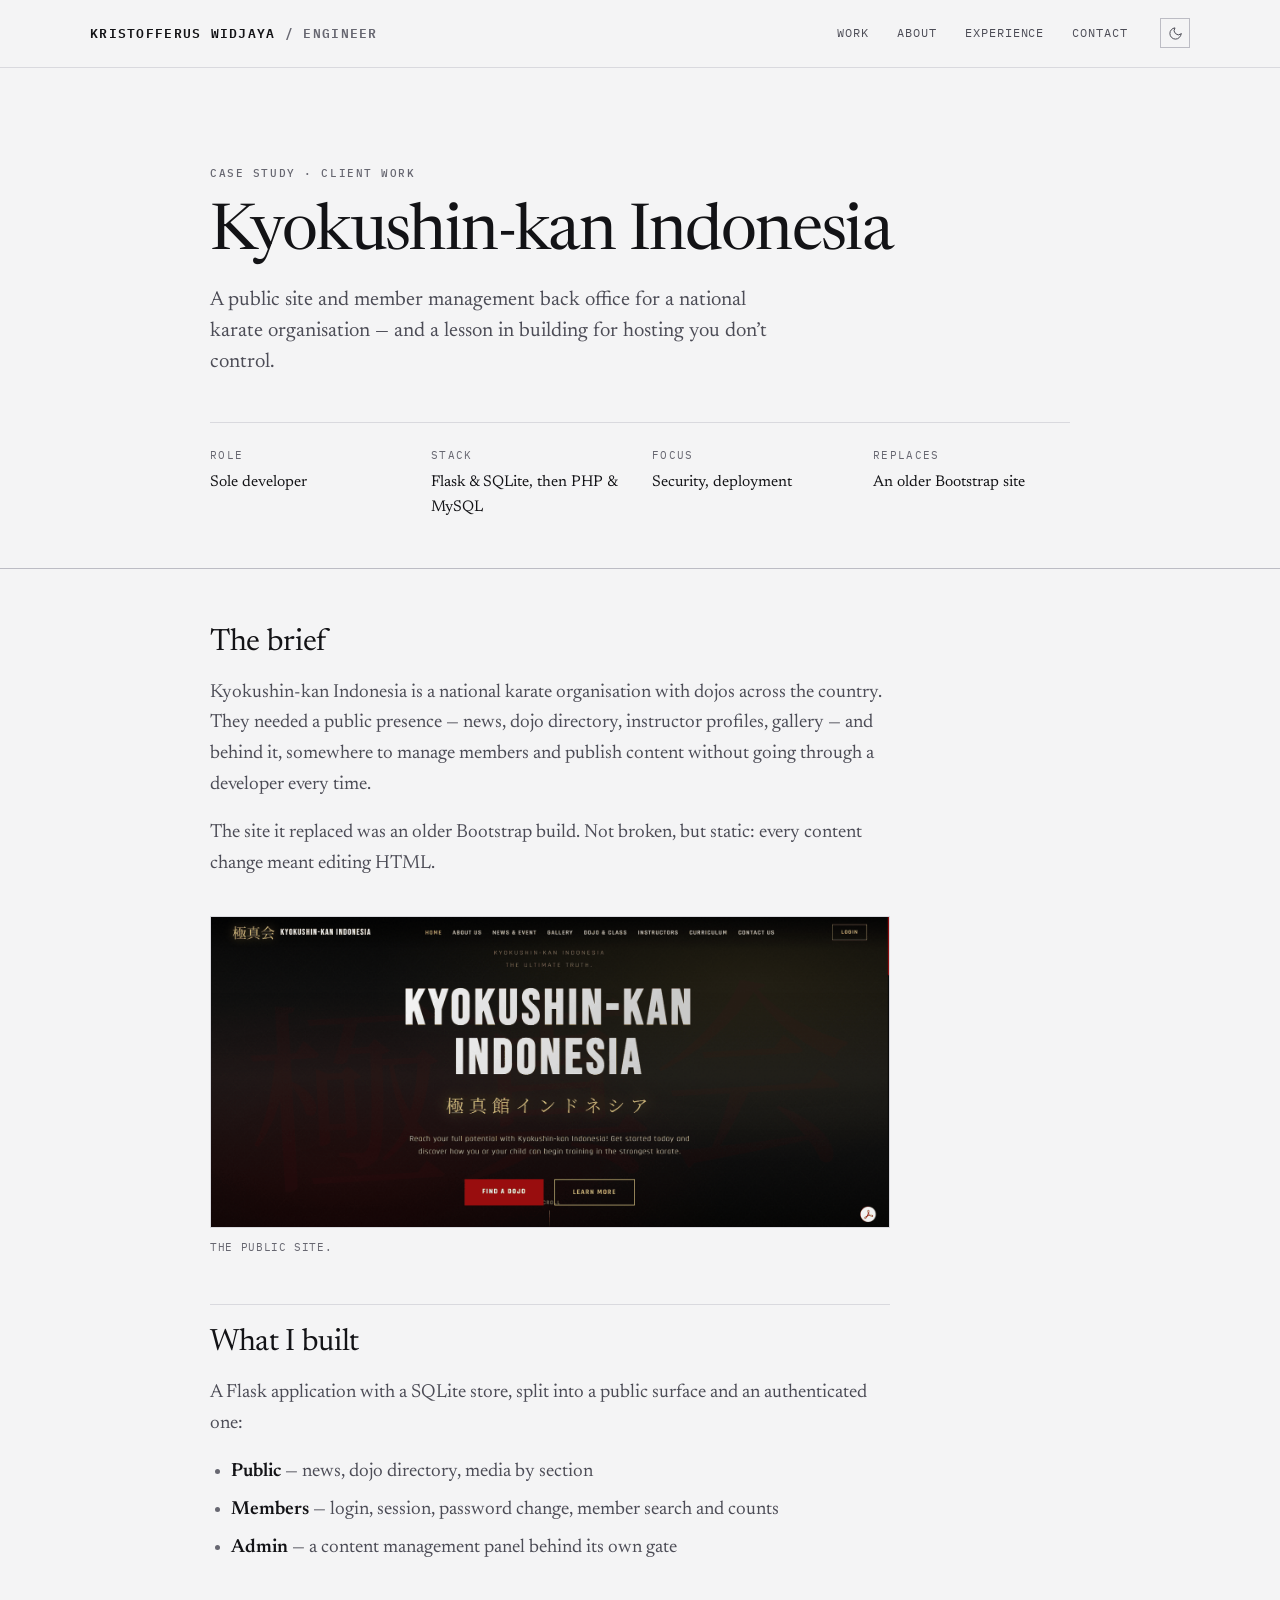
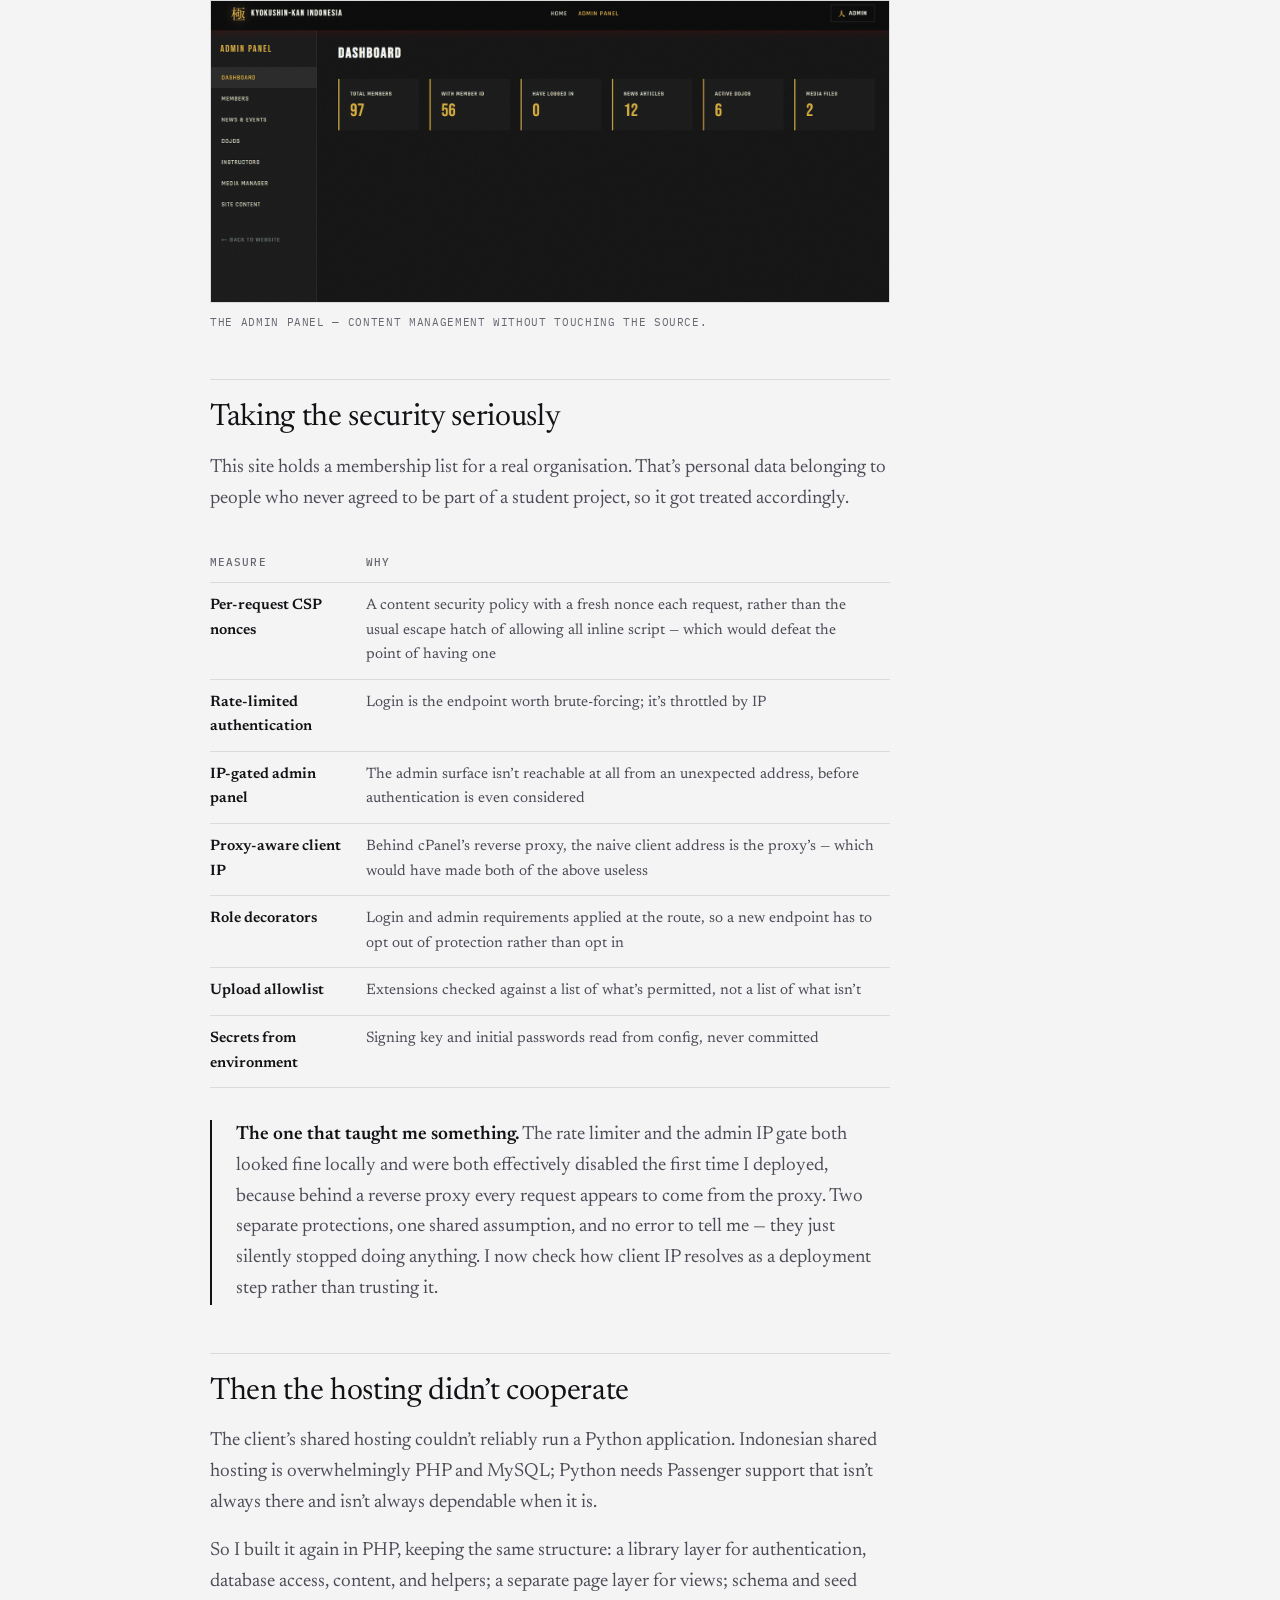
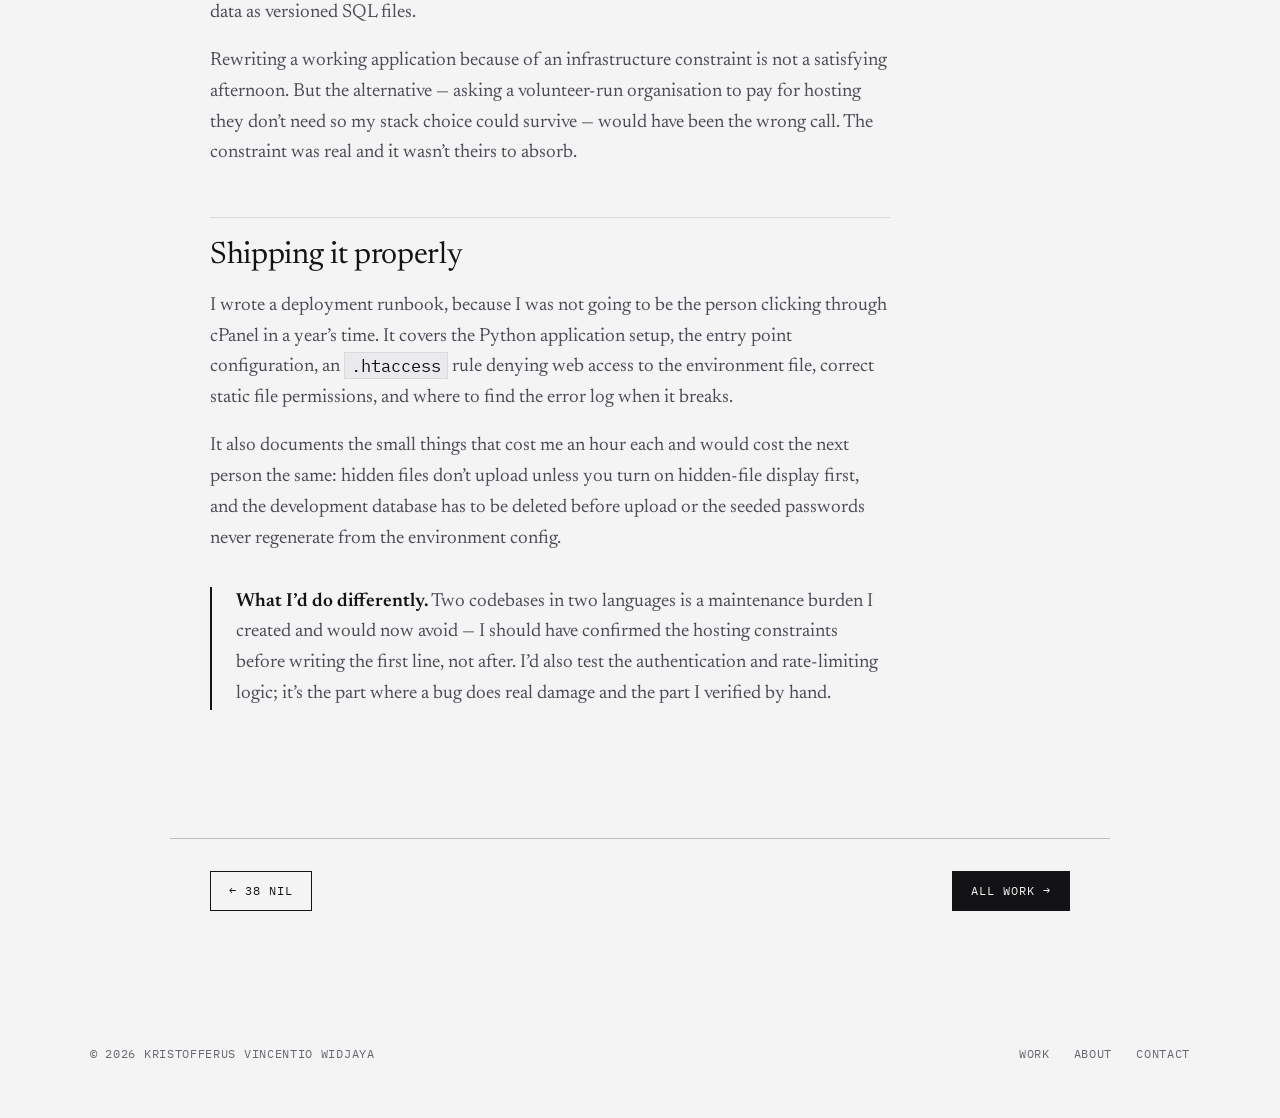
<file: projects/kyokushin.html>
<!DOCTYPE html>
<html lang="en">
<head>
<meta charset="UTF-8">
<meta name="viewport" content="width=device-width, initial-scale=1.0">

<title>Kyokushin-kan Indonesia — member management site · Kristofferus Vincentio Widjaya</title>
<meta name="description" content="A public site and member management back office for a national karate organisation — built in Flask, ported to PHP for the client's hosting, and shipped with a deployment runbook.">
<link rel="canonical" href="https://vinzzz123.github.io/projects/kyokushin.html">

<meta property="og:type" content="article">
<meta property="og:url" content="https://vinzzz123.github.io/projects/kyokushin.html">
<meta property="og:title" content="Kyokushin-kan Indonesia — member management site">
<meta property="og:description" content="Security, deployment, and what happens when the hosting won't run your stack.">
<meta property="og:image" content="https://vinzzz123.github.io/assets/img/kyokushin.png">
<meta name="twitter:card" content="summary_large_image">

<link rel="icon" href="../assets/img/favicon.svg" type="image/svg+xml">
<meta name="theme-color" content="#f4f4f5">

<link rel="preconnect" href="https://fonts.googleapis.com">
<link rel="preconnect" href="https://fonts.gstatic.com" crossorigin>
<link href="https://fonts.googleapis.com/css2?family=IBM+Plex+Mono:wght@400;500;600&family=Newsreader:ital,opsz,wght@0,6..72,300..700;1,6..72,300..700&display=swap" rel="stylesheet">
<link rel="stylesheet" href="../assets/css/style.css">

<script>
    document.documentElement.classList.add('js');
    try {
        var t = localStorage.getItem('kvw-theme');
        if (t === 'dark' || t === 'light') document.documentElement.setAttribute('data-theme', t);
    } catch (e) {}
</script>
</head>
<body>

<a class="skip-link" href="#main">Skip to content</a>

<header>
    <div class="header-inner">
        <a class="wordmark" href="../index.html">Kristofferus&nbsp;Widjaya <span>/ Engineer</span></a>
        <div class="nav">
            <nav aria-label="Main">
                <ul class="nav-menu" id="navMenu">
                    <li><a href="../index.html#work">Work</a></li>
                    <li><a href="../index.html#about">About</a></li>
                    <li><a href="../index.html#cv">Experience</a></li>
                    <li><a href="../index.html#contact">Contact</a></li>
                </ul>
            </nav>
            <button class="icon-btn" id="themeToggle" type="button" aria-pressed="false" aria-label="Switch to dark theme">
                <svg class="icon-moon" viewBox="0 0 24 24" aria-hidden="true"><path d="M21 12.79A9 9 0 1111.21 3 7 7 0 0021 12.79z"/></svg>
                <svg class="icon-sun" viewBox="0 0 24 24" aria-hidden="true"><circle cx="12" cy="12" r="4"/><path d="M12 2v2M12 20v2M4.93 4.93l1.41 1.41M17.66 17.66l1.41 1.41M2 12h2M20 12h2M6.34 17.66l-1.41 1.41M19.07 4.93l-1.41 1.41"/></svg>
            </button>
            <button class="icon-btn burger" id="burger" type="button" aria-expanded="false" aria-controls="navMenu" aria-label="Toggle navigation">
                <span></span><span></span><span></span>
            </button>
        </div>
    </div>
</header>

<main id="main">

<section class="study-head">
    <div class="wrap">
        <p class="label">Case study &middot; Client work</p>
        <h1>Kyokushin-kan Indonesia</h1>
        <p class="standfirst">
            A public site and member management back office for a national karate organisation &mdash;
            and a lesson in building for hosting you don&rsquo;t control.
        </p>
        <dl class="study-facts">
            <div><dt>Role</dt><dd>Sole developer</dd></div>
            <div><dt>Stack</dt><dd>Flask &amp; SQLite, then PHP &amp; MySQL</dd></div>
            <div><dt>Focus</dt><dd>Security, deployment</dd></div>
            <div><dt>Replaces</dt><dd>An older Bootstrap site</dd></div>
        </dl>
    </div>
</section>

<section class="study">
    <div class="wrap">
        <div class="study-col">
        <h2>The brief</h2>
        <p>
            Kyokushin-kan Indonesia is a national karate organisation with dojos across the country. They
            needed a public presence &mdash; news, dojo directory, instructor profiles, gallery &mdash; and
            behind it, somewhere to manage members and publish content without going through a developer
            every time.
        </p>
        <p>
            The site it replaced was an older Bootstrap build. Not broken, but static: every content change
            meant editing HTML.
        </p>

        <figure>
            <img src="../assets/img/kyokushin.png" alt="The Kyokushin-kan Indonesia public site" loading="lazy" decoding="async" width="1600" height="733">
            <figcaption>The public site.</figcaption>
        </figure>

        <h2>What I built</h2>
        <p>
            A Flask application with a SQLite store, split into a public surface and an authenticated one:
        </p>
        <ul>
            <li><strong>Public</strong> &mdash; news, dojo directory, media by section</li>
            <li><strong>Members</strong> &mdash; login, session, password change, member search and counts</li>
            <li><strong>Admin</strong> &mdash; a content management panel behind its own gate</li>
        </ul>

        <figure>
            <img src="../assets/img/kyokushin-admin.png" alt="The Kyokushin-kan Indonesia admin panel" loading="lazy" decoding="async" width="1600" height="711">
            <figcaption>The admin panel &mdash; content management without touching the source.</figcaption>
        </figure>

        <h2>Taking the security seriously</h2>
        <p>
            This site holds a membership list for a real organisation. That&rsquo;s personal data belonging
            to people who never agreed to be part of a student project, so it got treated accordingly.
        </p>

        <div class="table-wrap">
            <table>
                <thead><tr><th>Measure</th><th>Why</th></tr></thead>
                <tbody>
                    <tr><td><strong>Per-request CSP nonces</strong></td><td>A content security policy with a fresh nonce each request, rather than the usual escape hatch of allowing all inline script &mdash; which would defeat the point of having one</td></tr>
                    <tr><td><strong>Rate-limited authentication</strong></td><td>Login is the endpoint worth brute-forcing; it&rsquo;s throttled by IP</td></tr>
                    <tr><td><strong>IP-gated admin panel</strong></td><td>The admin surface isn&rsquo;t reachable at all from an unexpected address, before authentication is even considered</td></tr>
                    <tr><td><strong>Proxy-aware client IP</strong></td><td>Behind cPanel&rsquo;s reverse proxy, the naive client address is the proxy&rsquo;s &mdash; which would have made both of the above useless</td></tr>
                    <tr><td><strong>Role decorators</strong></td><td>Login and admin requirements applied at the route, so a new endpoint has to opt out of protection rather than opt in</td></tr>
                    <tr><td><strong>Upload allowlist</strong></td><td>Extensions checked against a list of what&rsquo;s permitted, not a list of what isn&rsquo;t</td></tr>
                    <tr><td><strong>Secrets from environment</strong></td><td>Signing key and initial passwords read from config, never committed</td></tr>
                </tbody>
            </table>
        </div>

        <div class="aside">
            <p>
                <strong>The one that taught me something.</strong> The rate limiter and the admin IP gate
                both looked fine locally and were both effectively disabled the first time I deployed,
                because behind a reverse proxy every request appears to come from the proxy. Two separate
                protections, one shared assumption, and no error to tell me &mdash; they just silently
                stopped doing anything. I now check how client IP resolves as a deployment step rather than
                trusting it.
            </p>
        </div>

        <h2>Then the hosting didn&rsquo;t cooperate</h2>
        <p>
            The client&rsquo;s shared hosting couldn&rsquo;t reliably run a Python application. Indonesian
            shared hosting is overwhelmingly PHP and MySQL; Python needs Passenger support that isn&rsquo;t
            always there and isn&rsquo;t always dependable when it is.
        </p>
        <p>
            So I built it again in PHP, keeping the same structure: a library layer for authentication,
            database access, content, and helpers; a separate page layer for views; schema and seed data as
            versioned SQL files.
        </p>
        <p>
            Rewriting a working application because of an infrastructure constraint is not a satisfying
            afternoon. But the alternative &mdash; asking a volunteer-run organisation to pay for hosting
            they don&rsquo;t need so my stack choice could survive &mdash; would have been the wrong call.
            The constraint was real and it wasn&rsquo;t theirs to absorb.
        </p>

        <h2>Shipping it properly</h2>
        <p>
            I wrote a deployment runbook, because I was not going to be the person clicking through cPanel
            in a year&rsquo;s time. It covers the Python application setup, the entry point configuration,
            an <code>.htaccess</code> rule denying web access to the environment file, correct static file
            permissions, and where to find the error log when it breaks.
        </p>
        <p>
            It also documents the small things that cost me an hour each and would cost the next person the
            same: hidden files don&rsquo;t upload unless you turn on hidden-file display first, and the
            development database has to be deleted before upload or the seeded passwords never regenerate
            from the environment config.
        </p>

        <div class="aside">
            <p>
                <strong>What I&rsquo;d do differently.</strong> Two codebases in two languages is a
                maintenance burden I created and would now avoid &mdash; I should have confirmed the
                hosting constraints before writing the first line, not after. I&rsquo;d also test the
                authentication and rate-limiting logic; it&rsquo;s the part where a bug does real damage
                and the part I verified by hand.
            </p>
        </div>
        </div>
    </div>
</section>

<section class="study-foot">
    <div class="wrap">
        <a class="btn" href="38-nil.html">&larr; 38 NIL</a>
        <a class="btn btn--solid" href="../index.html#work">All work &rarr;</a>
    </div>
</section>

</main>

<footer>
    <div class="wrap footer-inner">
        <p>&copy; 2026 Kristofferus Vincentio Widjaya</p>
        <ul class="footer-links">
            <li><a href="../index.html#work">Work</a></li>
            <li><a href="../index.html#about">About</a></li>
            <li><a href="../index.html#contact">Contact</a></li>
        </ul>
    </div>
</footer>

<script src="../assets/js/main.js" defer></script>
</body>
</html>
</file>
<file: assets/css/style.css>
/* ==========================================================================
   Kristofferus Vincentio Widjaya — portfolio
   Editorial layout: serif for reading, mono for metadata, rules instead of
   shadows. No gradients, no cards, no lifting on hover.
   ========================================================================== */

/* ---------- tokens ---------- */

:root {
    /* Achromatic. Every value is a true neutral — no hue to read as a brand.
       Links are marked by underline rather than colour, which is how print
       has always done it. */
    --paper: #f4f4f5;
    --paper-2: #eaeaec;
    --ink: #131316;
    --ink-2: #4c4c56;   /* 7.72 on paper, 7.06 on the tint */
    --ink-3: #676771;   /* 5.09 on paper, 4.65 on the tint */
    --rule: #d9d9de;
    --rule-strong: #bcbcc4;

    /* Swap these three to tint the whole site — nothing else references a hue.
       Deep green   #1d4d3f / #143a2f
       Ink navy     #1e3a6b / #16294d
       Oxblood      #6b1f2a / #4f151e  */
    --accent: #131316;
    --accent-hover: #4c4c56;
    --on-accent: #f4f4f5;

    --measure: 68ch;
    --container: 1180px;
    --gutter: 2.5rem;
    --header-h: 68px;

    --serif: 'Newsreader', Georgia, 'Times New Roman', serif;
    --mono: 'IBM Plex Mono', ui-monospace, 'SF Mono', Menlo, Consolas, monospace;
}

@media (prefers-color-scheme: dark) {
    :root:not([data-theme="light"]) {
        --paper: #0e0e10;
        --paper-2: #17171b;
        --ink: #e9e9ec;
        --ink-2: #a2a2ac;   /* 7.62 on paper, 7.07 on the tint */
        --ink-3: #81818b;   /* 5.00 on paper, 4.64 on the tint */
        --rule: #26262c;
        --rule-strong: #3a3a42;
        --accent: #e9e9ec;
        --accent-hover: #a2a2ac;
        --on-accent: #0e0e10;
    }
}

:root[data-theme="dark"] {
    --paper: #0e0e10;
    --paper-2: #17171b;
    --ink: #e9e9ec;
    --ink-2: #a2a2ac;   /* 7.62 on paper, 7.07 on the tint */
    --ink-3: #81818b;   /* 5.00 on paper, 4.64 on the tint */
    --rule: #26262c;
    --rule-strong: #3a3a42;
    --accent: #e9e9ec;
    --accent-hover: #a2a2ac;
    --on-accent: #0e0e10;
}

/* ---------- reset ---------- */

*, *::before, *::after { margin: 0; padding: 0; box-sizing: border-box; }

html {
    scroll-behavior: smooth;
    scroll-padding-top: calc(var(--header-h) + 1.5rem);
    -webkit-text-size-adjust: 100%;
}

body {
    background: var(--paper);
    color: var(--ink);
    font-family: var(--serif);
    font-size: clamp(1.0625rem, .35vw + 1rem, 1.1875rem);
    line-height: 1.62;
    font-synthesis-weight: none;
    text-rendering: optimizeLegibility;
}

img { max-width: 100%; height: auto; display: block; }

::selection { background: var(--accent); color: var(--on-accent); }

:focus-visible {
    outline: 2px solid var(--accent);
    outline-offset: 3px;
}

.skip-link {
    position: absolute;
    left: 1rem; top: -100px;
    z-index: 2000;
    padding: .75rem 1.25rem;
    background: var(--ink);
    color: var(--paper);
    font-family: var(--mono);
    font-size: .8rem;
    text-decoration: none;
    transition: top .15s;
}
.skip-link:focus { top: 1rem; }

/* ---------- shared type ---------- */

.wrap { max-width: var(--container); margin-inline: auto; padding-inline: var(--gutter); }

h1, h2, h3, h4 { font-weight: 500; line-height: 1.14; letter-spacing: -.011em; }

/* mono is for anything that is data rather than prose */
.label {
    font-family: var(--mono);
    font-size: .7rem;
    font-weight: 500;
    letter-spacing: .14em;
    text-transform: uppercase;
    color: var(--ink-3);
}

a { color: var(--accent); text-decoration-thickness: 1px; text-underline-offset: .18em; }
a:hover { color: var(--accent-hover); }

/* Colour no longer marks a link, so body copy underlines them explicitly.
   Navigation and buttons opt out — they read as links from position alone. */
.prose a, .study p a, .study li a, .row p a { text-decoration: underline; }

/* ---------- header ---------- */

header {
    position: fixed;
    inset: 0 0 auto 0;
    height: var(--header-h);
    z-index: 100;
    background: var(--paper);
    border-bottom: 1px solid var(--rule);
}

.header-inner {
    max-width: var(--container);
    height: 100%;
    margin-inline: auto;
    padding-inline: var(--gutter);
    display: flex;
    align-items: center;
    justify-content: space-between;
    gap: 1.5rem;
}

.wordmark {
    font-family: var(--mono);
    font-size: .8rem;
    font-weight: 600;
    letter-spacing: .1em;
    text-transform: uppercase;
    color: var(--ink);
    text-decoration: none;
}
.wordmark span { color: var(--ink-3); }

.nav { display: flex; align-items: center; gap: 2rem; }
.nav-menu { display: flex; gap: 1.75rem; list-style: none; }

.nav-menu a {
    font-family: var(--mono);
    font-size: .74rem;
    letter-spacing: .08em;
    text-transform: uppercase;
    color: var(--ink-2);
    text-decoration: none;
    padding-block: .25rem;
    border-bottom: 1px solid transparent;
}
.nav-menu a:hover { color: var(--ink); border-bottom-color: var(--ink); }

.icon-btn {
    display: grid;
    place-items: center;
    width: 30px; height: 30px;
    border: 1px solid var(--rule-strong);
    background: transparent;
    color: var(--ink-2);
    cursor: pointer;
    border-radius: 0;
}
.icon-btn:hover { color: var(--ink); border-color: var(--ink); }
.icon-btn svg { width: 15px; height: 15px; fill: none; stroke: currentColor; stroke-width: 1.6; stroke-linecap: round; stroke-linejoin: round; }

.icon-sun { display: none; }
:root[data-theme="dark"] .icon-sun { display: block; }
:root[data-theme="dark"] .icon-moon { display: none; }
@media (prefers-color-scheme: dark) {
    :root:not([data-theme="light"]) .icon-sun { display: block; }
    :root:not([data-theme="light"]) .icon-moon { display: none; }
}

.burger { display: none; flex-direction: column; gap: 3px; }
.burger span { display: block; width: 14px; height: 1.5px; background: currentColor; }

/* ---------- buttons & inline links ---------- */

.btn {
    display: inline-block;
    padding: .6rem 1.15rem;
    font-family: var(--mono);
    font-size: .74rem;
    letter-spacing: .08em;
    text-transform: uppercase;
    text-decoration: none;
    border: 1px solid var(--ink);
    color: var(--ink);
    background: transparent;
    border-radius: 0;
    transition: background-color .15s, color .15s;
}
.btn:hover { background: var(--ink); color: var(--paper); }
.btn--solid { background: var(--ink); color: var(--paper); }
.btn--solid:hover { background: transparent; color: var(--ink); }

/* the arrow link used at the end of an entry */
.go {
    font-family: var(--mono);
    font-size: .78rem;
    letter-spacing: .04em;
    text-decoration: none;
    border-bottom: 1px solid currentColor;
    padding-bottom: .1rem;
}
.go::after { content: ' \2192'; }

/* ---------- hero ---------- */

.hero { padding-block: calc(var(--header-h) + 7rem) 5.5rem; border-bottom: 1px solid var(--rule); }

.hero-lede {
    display: grid;
    grid-template-columns: minmax(0, 7fr) minmax(0, 4fr);
    gap: var(--gutter);
    align-items: end;
}

.hero h1 {
    font-size: clamp(2.6rem, 6.4vw, 5rem);
    font-weight: 400;
    line-height: 1.03;
    letter-spacing: -.026em;
    max-width: 16ch;
}
.hero h1 em {
    /* italic alone does the work — no colour needed */
    font-style: italic;
}

.hero-side p { color: var(--ink-2); max-width: 42ch; }
.hero-side .label { display: block; margin-bottom: .9rem; }

.hero-actions { display: flex; flex-wrap: wrap; gap: .75rem; margin-top: 2rem; }

/* four facts, separated by rules — replaces the old stat tiles */
.facts {
    display: grid;
    grid-template-columns: repeat(4, 1fr);
    margin-top: 4.5rem;
    border-top: 1px solid var(--rule);
}
.facts > div { padding: 1.5rem 1.5rem 0 0; border-right: 1px solid var(--rule); }
.facts > div:last-child { border-right: 0; padding-right: 0; }
.facts > div + div { padding-left: 1.5rem; }

.facts dt {
    font-family: var(--mono);
    font-size: clamp(1.5rem, 2.4vw, 2rem);
    font-weight: 400;
    letter-spacing: -.03em;
    line-height: 1;
    margin-bottom: .55rem;
}
.facts dd { color: var(--ink-2); font-size: .92rem; line-height: 1.45; }

/* ---------- section scaffolding ---------- */

.band { padding-block: 5.5rem; border-bottom: 1px solid var(--rule); }
.band--tint { background: var(--paper-2); }

.band-head {
    display: grid;
    grid-template-columns: minmax(0, 4fr) minmax(0, 7fr);
    gap: var(--gutter);
    align-items: baseline;
    padding-bottom: 1.75rem;
    margin-bottom: 3.5rem;
    border-bottom: 1px solid var(--rule-strong);
}
.band-head h2 {
    font-size: clamp(1.6rem, 2.6vw, 2.15rem);
    font-weight: 400;
    letter-spacing: -.02em;
}
.band-head p { color: var(--ink-2); font-size: 1rem; max-width: 58ch; }

/* ---------- work index ---------- */

.entries { display: grid; }

.entry {
    display: grid;
    grid-template-columns: 4.5rem minmax(0, 1fr);
    gap: var(--gutter);
    padding-block: 3.25rem;
    border-top: 1px solid var(--rule);
}
.entry:first-child { border-top: 0; padding-top: 0; }

.entry-no {
    font-family: var(--mono);
    font-size: .82rem;
    color: var(--ink-3);
    padding-top: .45rem;
}

.entry-body { display: grid; grid-template-columns: minmax(0, 1fr); gap: 1.25rem; }

/* entries that have a screenshot run two columns on wide screens */
.entry--figure .entry-body { grid-template-columns: minmax(0, 1fr) minmax(0, 1fr); gap: var(--gutter); align-items: start; }
.entry--figure .entry-text { display: grid; gap: 1.25rem; }

.entry h3 { font-size: clamp(1.45rem, 2.2vw, 1.9rem); font-weight: 400; }
.entry h3 a { color: inherit; text-decoration: none; border-bottom: 1px solid var(--rule-strong); }
.entry h3 a:hover { border-bottom-color: var(--ink); }

.entry-kicker { margin-top: .5rem; }
.entry-kicker .label { color: var(--ink-3); }
.entry-kicker .label + .label::before { content: ' / '; color: var(--rule-strong); }

.entry p { color: var(--ink-2); max-width: var(--measure); }
.entry-note { color: var(--ink-3); font-style: italic; font-size: .95rem; }

.stack { display: flex; flex-wrap: wrap; gap: .4rem 1rem; list-style: none; }
.stack li { font-family: var(--mono); font-size: .72rem; letter-spacing: .06em; color: var(--ink-3); text-transform: uppercase; }

.entry-links { display: flex; flex-wrap: wrap; gap: 1.5rem; }

.shot { border: 1px solid var(--rule); }
.shot img { width: 100%; }
.shot figcaption { padding: .6rem .8rem; border-top: 1px solid var(--rule); font-family: var(--mono); font-size: .68rem; letter-spacing: .06em; text-transform: uppercase; color: var(--ink-3); }

/* ---------- compact list (secondary work, skills) ---------- */

.rows { border-top: 1px solid var(--rule); }
.row {
    display: grid;
    grid-template-columns: minmax(0, 4fr) minmax(0, 7fr);
    gap: var(--gutter);
    padding-block: 1.5rem;
    border-bottom: 1px solid var(--rule);
}
.row h3 { font-size: 1.08rem; font-weight: 500; }
.row p { color: var(--ink-2); font-size: .97rem; max-width: 62ch; }
.row .stack { margin-top: .6rem; }

/* ---------- about ---------- */

.prose { max-width: var(--measure); }
.prose p + p { margin-top: 1.15rem; }
.prose p { color: var(--ink-2); }
.prose strong { color: var(--ink); font-weight: 600; }

.two-col { display: grid; grid-template-columns: minmax(0, 4fr) minmax(0, 7fr); gap: var(--gutter); }

/* ---------- experience ---------- */

.cv { border-top: 1px solid var(--rule); }
.cv-item {
    display: grid;
    grid-template-columns: minmax(0, 4fr) minmax(0, 7fr);
    gap: var(--gutter);
    padding-block: 2rem;
    border-bottom: 1px solid var(--rule);
}
.cv-when { font-family: var(--mono); font-size: .76rem; color: var(--ink-3); letter-spacing: .04em; }
.cv-role { font-size: 1.15rem; font-weight: 500; }
.cv-org { color: var(--ink-2); font-size: .97rem; margin-block: .15rem .7rem; }
.cv-item p { color: var(--ink-2); font-size: .97rem; max-width: 62ch; }

/* ---------- contact ---------- */

.contact-list { border-top: 1px solid var(--rule); }
.contact-list a {
    display: grid;
    grid-template-columns: minmax(0, 4fr) minmax(0, 7fr);
    gap: var(--gutter);
    align-items: baseline;
    padding-block: 1.4rem;
    border-bottom: 1px solid var(--rule);
    text-decoration: none;
    color: var(--ink);
}
.contact-list a:hover { background: var(--paper-2); }
.contact-list .val { font-size: 1.15rem; }
.contact-list a:hover .val { color: var(--accent); }

/* ---------- footer ---------- */

footer { padding-block: 3rem; }
.footer-inner { display: flex; flex-wrap: wrap; gap: 1rem 2rem; justify-content: space-between; align-items: baseline; }
footer p, footer a { font-family: var(--mono); font-size: .72rem; letter-spacing: .06em; color: var(--ink-3); text-transform: uppercase; }
footer a { text-decoration: none; }
footer a:hover { color: var(--ink); }
.footer-links { display: flex; flex-wrap: wrap; gap: 1.5rem; list-style: none; }

/* ==========================================================================
   Case-study pages
   ========================================================================== */

.study-head { padding-block: calc(var(--header-h) + 6rem) 3rem; border-bottom: 1px solid var(--rule-strong); }
.study-head .wrap { max-width: 940px; }
.study-head h1 {
    font-size: clamp(2.4rem, 5.5vw, 4rem);
    font-weight: 400;
    letter-spacing: -.025em;
    margin-block: 1rem .9rem;
}
.study-head .standfirst { font-size: clamp(1.15rem, 1.6vw, 1.35rem); color: var(--ink-2); max-width: 52ch; line-height: 1.5; }

.study-facts {
    display: grid;
    grid-template-columns: repeat(4, 1fr);
    gap: 1.5rem;
    margin-top: 2.75rem;
    padding-top: 1.5rem;
    border-top: 1px solid var(--rule);
}
.study-facts dt { font-family: var(--mono); font-size: .68rem; letter-spacing: .12em; text-transform: uppercase; color: var(--ink-3); margin-bottom: .35rem; }
.study-facts dd { font-size: .97rem; }

.study { padding-block: 3.5rem; }
.study .wrap { max-width: 940px; }
.study-col { max-width: var(--measure); }

.study h2 {
    font-size: clamp(1.5rem, 2.4vw, 2rem);
    font-weight: 400;
    margin-block: 3rem 1.1rem;
    padding-top: 1.25rem;
    border-top: 1px solid var(--rule);
}
.study h2:first-child { margin-top: 0; border-top: 0; padding-top: 0; }
.study h3 { font-size: 1.15rem; font-weight: 600; margin-block: 2rem .6rem; }
.study p { color: var(--ink-2); margin-bottom: 1.1rem; }
.study ul, .study ol { color: var(--ink-2); margin-bottom: 1.1rem; padding-left: 1.3rem; }
.study li { margin-bottom: .45rem; }
.study li::marker { color: var(--ink-3); }
.study strong { color: var(--ink); font-weight: 600; }
.study em { font-style: italic; }

.study figure { margin-block: 2.25rem; }
.study figure img { border: 1px solid var(--rule); width: 100%; }
.study figcaption { margin-top: .65rem; font-family: var(--mono); font-size: .68rem; letter-spacing: .06em; text-transform: uppercase; color: var(--ink-3); }

/* a pulled-out remark — rule on the left, no tinted box */
.aside {
    margin-block: 2rem;
    padding-left: 1.5rem;
    border-left: 2px solid var(--accent);
}
.aside p { margin-bottom: 0; }
.aside--muted { border-left-color: var(--rule-strong); }

.study pre {
    margin-block: 1.5rem;
    padding: 1.25rem;
    background: var(--paper-2);
    border: 1px solid var(--rule);
    overflow-x: auto;
    font-family: var(--mono);
    font-size: .82rem;
    line-height: 1.55;
}
.study code { font-family: var(--mono); font-size: .88em; }
.study p > code, .study li > code, .study td > code { color: var(--ink); background: var(--paper-2); padding: .1em .35em; border: 1px solid var(--rule); }

.table-wrap { overflow-x: auto; margin-block: 1.75rem; }
.study table { width: 100%; border-collapse: collapse; font-size: .94rem; }
.study caption { text-align: left; font-family: var(--mono); font-size: .68rem; letter-spacing: .1em; text-transform: uppercase; color: var(--ink-3); padding-bottom: .75rem; }
.study th, .study td { padding: .7rem 1rem .7rem 0; text-align: left; border-bottom: 1px solid var(--rule); vertical-align: top; }
.study th { font-family: var(--mono); font-size: .68rem; letter-spacing: .1em; text-transform: uppercase; color: var(--ink-3); font-weight: 500; }
.study td { color: var(--ink-2); }

.study-foot { padding-block: 2.5rem 5rem; }
.study-foot .wrap { max-width: 940px; display: flex; flex-wrap: wrap; gap: 1rem; justify-content: space-between; padding-top: 2rem; border-top: 1px solid var(--rule-strong); }

/* ==========================================================================
   404
   ========================================================================== */

.notfound { min-height: 100vh; display: grid; place-items: center; text-align: left; padding: var(--gutter); }
.notfound .num { font-family: var(--mono); font-size: clamp(4rem, 14vw, 8rem); line-height: 1; letter-spacing: -.04em; color: var(--ink-3); }
.notfound h1 { font-size: clamp(1.8rem, 4vw, 2.6rem); font-weight: 400; margin-block: 1rem .8rem; }
.notfound p { color: var(--ink-2); margin-bottom: 2rem; max-width: 44ch; }

/* ==========================================================================
   Scroll reveal — a short fade only. No sliding, no stagger.
   Hidden state applies only under html.js so no-JS keeps everything visible.
   ========================================================================== */

.js .reveal { opacity: 0; transition: opacity .5s ease; }
.js .reveal.is-visible { opacity: 1; }

/* ==========================================================================
   Responsive
   ========================================================================== */

@media (max-width: 1000px) {
    .hero-lede { grid-template-columns: 1fr; gap: 2.5rem; align-items: start; }
    .hero h1 { max-width: 18ch; }
    .entry--figure .entry-body { grid-template-columns: 1fr; }
    .band-head, .two-col, .row, .cv-item, .contact-list a { grid-template-columns: 1fr; gap: .5rem; }
    .band-head { gap: 1rem; }
    .two-col { gap: 2.5rem; }
    .row, .cv-item { gap: .35rem; }
}

@media (max-width: 720px) {
    :root { --gutter: 1.35rem; }
    .burger { display: flex; }

    .nav-menu {
        position: fixed;
        inset: var(--header-h) 0 auto 0;
        z-index: -1;
        flex-direction: column;
        align-items: flex-start;
        gap: 0;
        background: var(--paper);
        border-bottom: 1px solid var(--rule-strong);
        transform: translateY(-100%);
        visibility: hidden;
        transition: transform .25s ease, visibility 0s linear .25s;
    }
    .nav-menu.is-open { transform: translateY(0); visibility: visible; transition: transform .25s ease, visibility 0s; }
    .nav-menu li { width: 100%; border-top: 1px solid var(--rule); }
    .nav-menu a { display: block; padding: 1rem var(--gutter); font-size: .8rem; border: 0; }

    .hero { padding-block: calc(var(--header-h) + 4rem) 3.5rem; }
    .band, .study { padding-block: 3.5rem; }
    .facts { grid-template-columns: 1fr 1fr; margin-top: 3rem; }
    .facts > div { padding: 1.25rem 1rem 1.25rem 0; border-bottom: 1px solid var(--rule); }
    .facts > div:nth-child(2n) { border-right: 0; padding-right: 0; }
    .facts > div:nth-child(2n+1) { padding-left: 0; }
    .facts > div + div { padding-left: 1rem; }
    .facts > div:nth-child(n+3) { border-bottom: 0; }

    .entry { grid-template-columns: 1fr; gap: .9rem; padding-block: 2.5rem; }
    .entry-no { padding-top: 0; }
    .study-facts { grid-template-columns: 1fr 1fr; gap: 1.25rem; }
    .study-foot .wrap { flex-direction: column; }
    .study-foot .btn { text-align: center; }
}

/* ==========================================================================
   Reduced motion
   ========================================================================== */

@media (prefers-reduced-motion: reduce) {
    html { scroll-behavior: auto; }
    *, *::before, *::after {
        animation-duration: .01ms !important;
        animation-iteration-count: 1 !important;
        transition-duration: .01ms !important;
    }
    .js .reveal { opacity: 1; }
}

/* ==========================================================================
   Print
   ========================================================================== */

@media print {
    header, .burger, .icon-btn, .hero-actions, .study-foot, footer { display: none; }
    body { background: #fff; color: #000; font-size: 11pt; }
    .band, .entry, .study { break-inside: avoid; }
    a { color: #000; }
}
</file>
